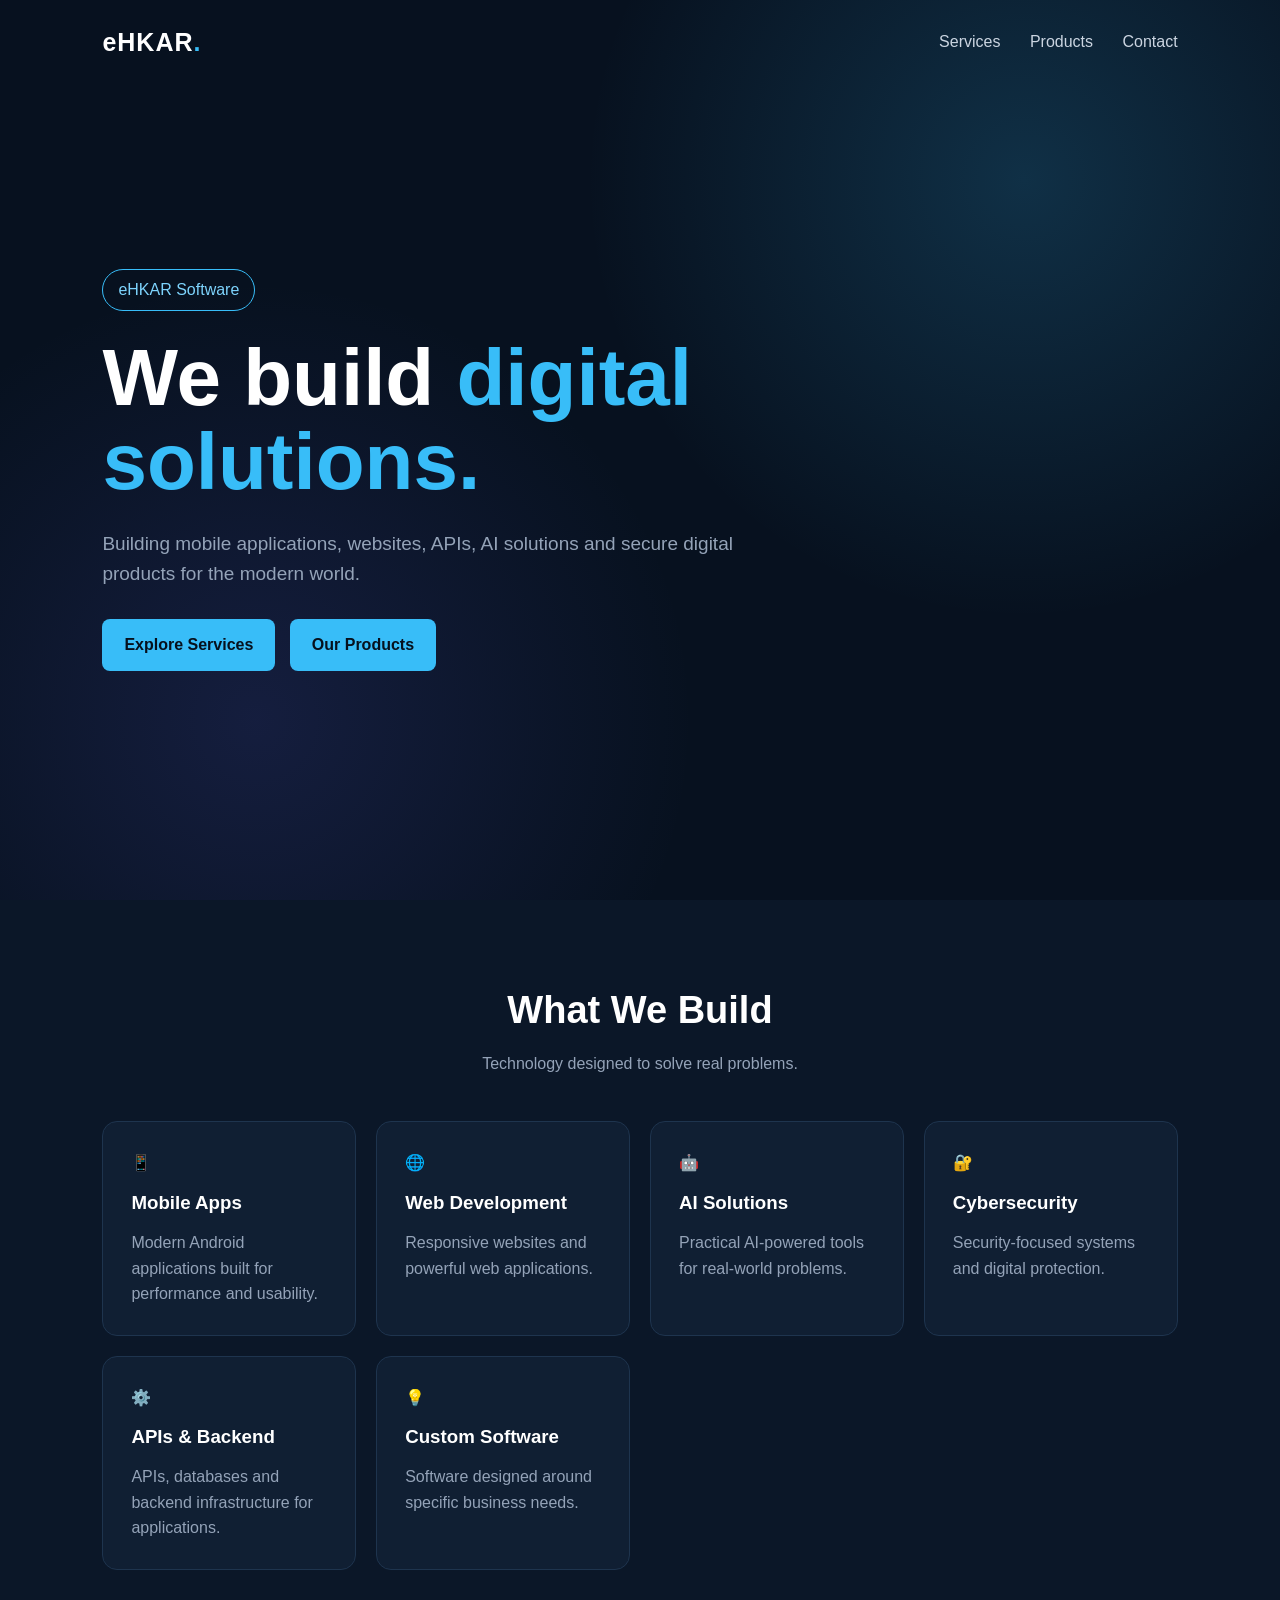
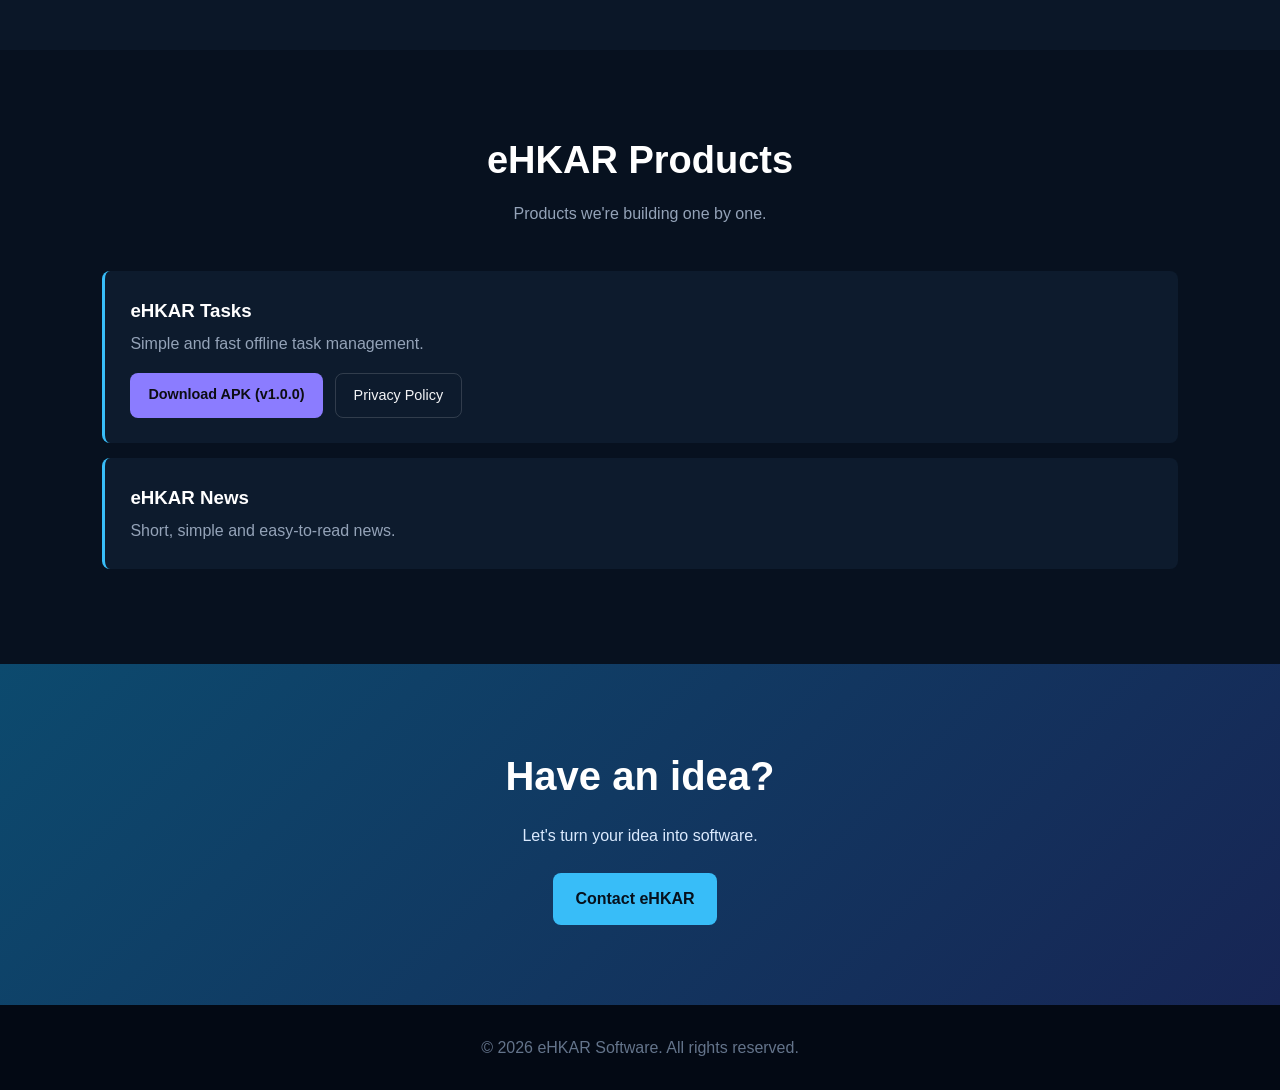
<file: index.html>
<!DOCTYPE html>
<html lang="en">
<head>
    <meta charset="UTF-8">
    <meta name="viewport" content="width=device-width, initial-scale=1.0">
    <title>eHKAR Software | Digital Solution</title>
    <meta name="description" content="eHKAR Software builds mobile applications, websites, APIs, AI solutions and secure digital products.">
<script type="application/ld+json">
{
  "@context": "https://schema.org",
  "@graph": [
    {
      "@type": "Organization",
      "@id": "https://ehkar.com/#organization",
      "name": "eHKAR Software & Digital Solutions",
      "alternateName": "eHKAR",
      "url": "https://ehkar.com/",
      "logo": "https://ehkar.com/ehkarIcon.jpg",
      "sameAs": [
        "https://www.youtube.com/@eHKARSoftware",
        "https://github.com/eHKAR-Software/",
        "https://x.com/eHKARSoftware",
        "https://www.reddit.com/user/ehkarsoftware/",
        "https://www.linkedin.com/company/ehkarsoftware",
        "https://www.facebook.com/eHKARSoftware"
      ]
    },
    {
      "@type": "WebSite",
      "@id": "https://ehkar.com/#website",
      "url": "https://ehkar.com/",
      "name": "eHKAR",
      "alternateName": "eHKAR Software & Digital Solutions",
      "publisher": {
        "@id": "https://ehkar.com/#organization"
      }
    }
  ]
}
</script>

<link rel="stylesheet" href="style.css">
<link rel="icon" type="image/jpeg" href="ehkarIcon.jpg">
    <!-- Google tag (gtag.js) -->
<script async src="https://www.googletagmanager.com/gtag/js?id=G-GV3X1Y6K6D"></script>
<script>
  window.dataLayer = window.dataLayer || [];
  function gtag(){dataLayer.push(arguments);}
  gtag('js', new Date());

  gtag('config', 'G-GV3X1Y6K6D');
</script>
</head>

<body>

<nav>
    <div class="logo">eHKAR<span>.</span></div>

    <div>
        <a href="#services">Services</a>
        <a href="#products">Products</a>
        <a href="#contact">Contact</a>
    </div>
</nav>

<main>
    <section class="hero">
        <div class="hero-content">
            <div class="badge">eHKAR Software</div>

            <h1>
                We build
                <span>digital solutions.</span>
            </h1>

            <p>
                Building mobile applications, websites, APIs,
                AI solutions and secure digital products
                for the modern world.
            </p>

            <a href="#services" class="button">Explore Services</a>
            <a href="#products" class="button">Our Products</a>
        </div>
    </section>

    <section class="services" id="services">
        <div class="title">
            <h2>What We Build</h2>
            <p>Technology designed to solve real problems.</p>
        </div>

        <div class="cards">
            <div class="card">
                <div>📱</div>
                <h3>Mobile Apps</h3>
                <p>Modern Android applications built for performance and usability.</p>
            </div>

            <div class="card">
                <div>🌐</div>
                <h3>Web Development</h3>
                <p>Responsive websites and powerful web applications.</p>
            </div>

            <div class="card">
                <div>🤖</div>
                <h3>AI Solutions</h3>
                <p>Practical AI-powered tools for real-world problems.</p>
            </div>

            <div class="card">
                <div>🔐</div>
                <h3>Cybersecurity</h3>
                <p>Security-focused systems and digital protection.</p>
            </div>

            <div class="card">
                <div>⚙️</div>
                <h3>APIs & Backend</h3>
                <p>APIs, databases and backend infrastructure for applications.</p>
            </div>

            <div class="card">
                <div>💡</div>
                <h3>Custom Software</h3>
                <p>Software designed around specific business needs.</p>
            </div>
        </div>
    </section>

    <section class="products" id="products">
        <div class="title">
            <h2>eHKAR Products</h2>
            <p>Products we're building one by one.</p>
        </div>

        <div class="product">
            <h3>eHKAR Tasks</h3>
            <p>Simple and fast offline task management.</p>
            <div style="margin-top: 16px; display: flex; gap: 12px; flex-wrap: wrap;">
          <a href="https://github.com/eHKAR-Software/ehkar-task/releases/download/v1.0.0/eHKAR-Task-v1.0.0.apk"
             target="_blank"
             rel="noopener noreferrer"
             style="padding: 10px 18px; background: #8b7cff; color: #0c0d12; font-weight: 600; border-radius: 8px; text-decoration: none; font-size: 0.9rem;">
            Download APK (v1.0.0)
          </a>
          <a href="https://ehkar.com/ehkar_task/privacy_policy"
             style="padding: 10px 18px; border: 1px solid rgba(255,255,255,0.15); color: #f3f4f6; border-radius: 8px; text-decoration: none; font-size: 0.9rem;">
            Privacy Policy
          </a>
        </div>
        </div>
        <div class="product">
            <h3>eHKAR News</h3>
            <p>Short, simple and easy-to-read news.</p>
        </div>
    </section>

    <section class="cta" id="contact">
        <h2>Have an idea?</h2>
        <p>Let's turn your idea into software.</p>
        <a href="mailto:contact@ehkar.com" class="button">Contact eHKAR</a>
    </section>
</main>

<footer>
    © 2026 eHKAR Software. All rights reserved.
</footer>

</body>
</html>
</file>
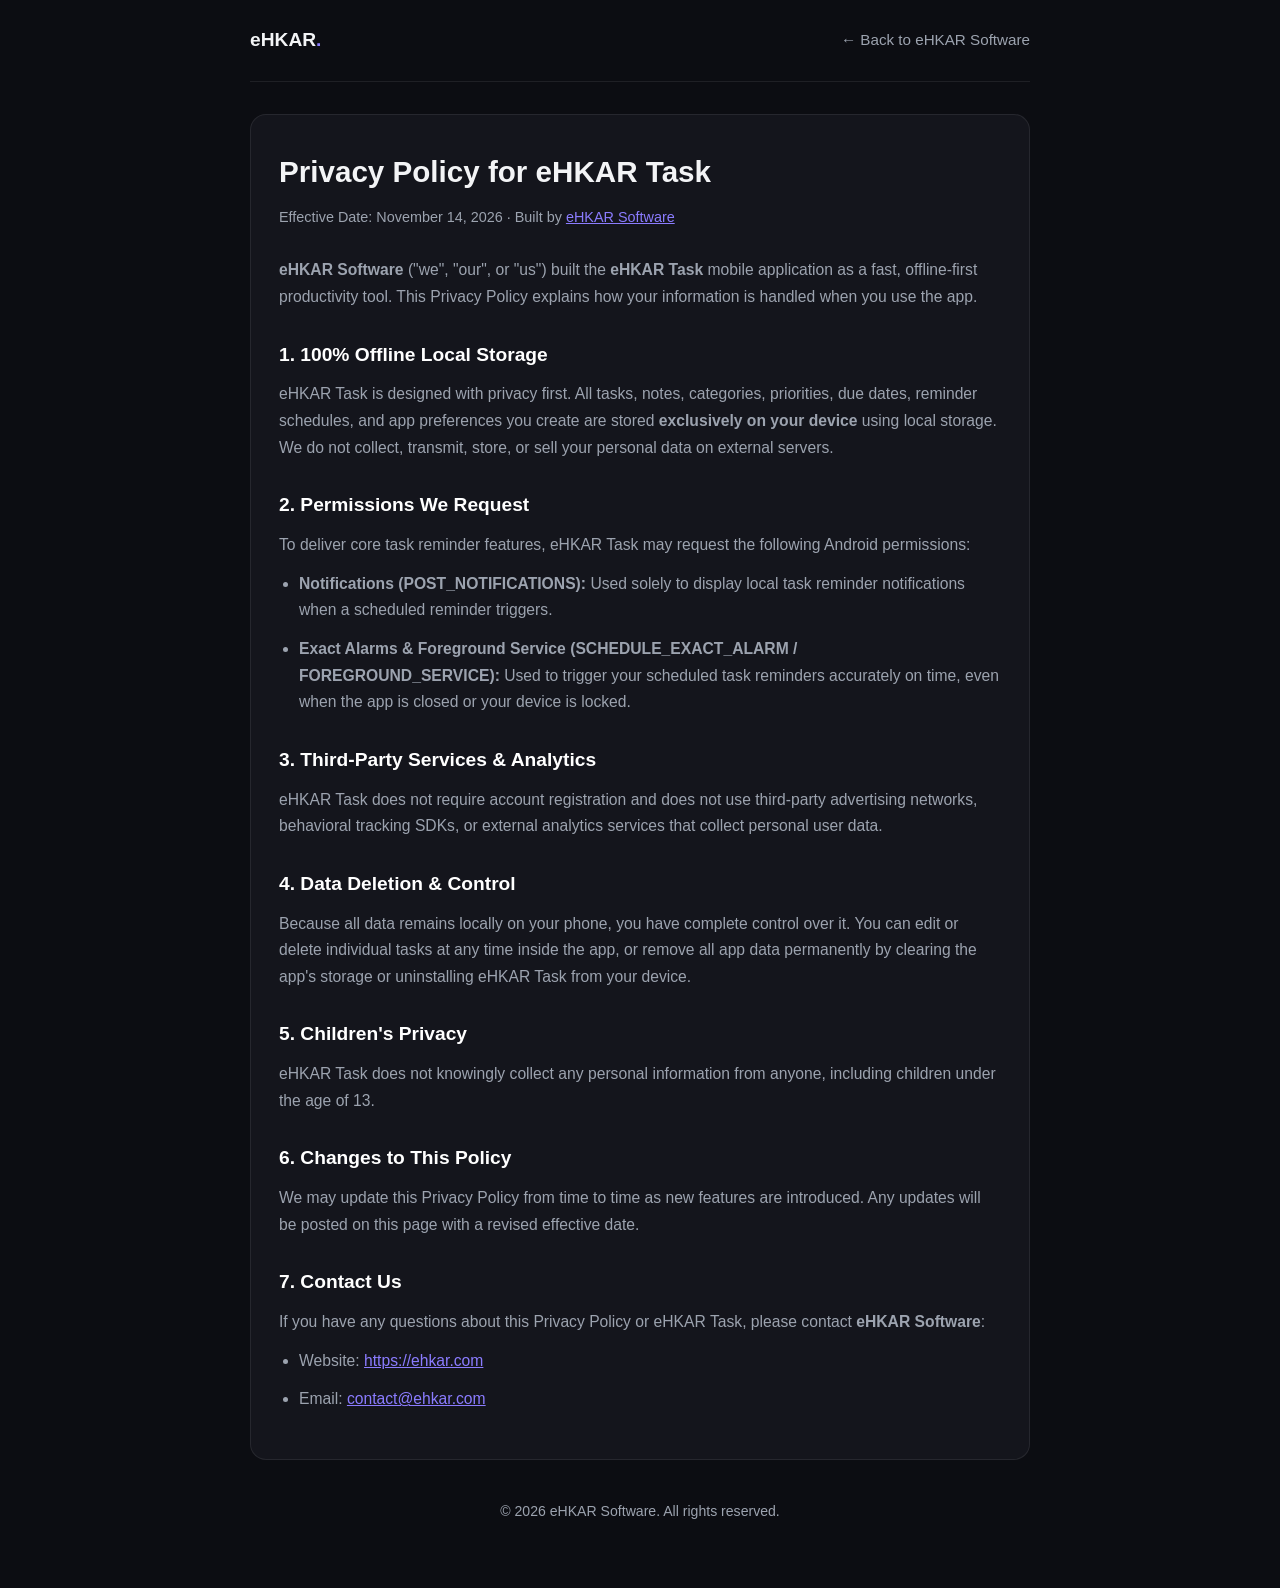
<file: ehkar_task/privacy_policy.html>
<!DOCTYPE html>
<html lang="en">
<head>
  <meta charset="UTF-8" />
  <meta name="viewport" content="width=device-width, initial-scale=1.0" />
  <title>Privacy Policy – eHKAR Task | eHKAR Software</title>
  <meta name="description" content="Official Privacy Policy for eHKAR Task, an offline task management and reminder Android application built by eHKAR Software." />
  <meta name="robots" content="index, follow" />
  <link rel="canonical" href="https://ehkar.com" />

  <!-- Open Graph for Social & SEO -->
  <meta property="og:title" content="Privacy Policy – eHKAR Task | eHKAR Software" />
  <meta property="og:description" content="Learn how eHKAR Task protects your privacy with 100% offline local storage and zero data tracking." />
  <meta property="og:url" content="https://ehkar.com" />
  <meta property="og:site_name" content="eHKAR Software" />
  <meta property="og:type" content="website" />

  <!-- Structured Data (JSON-LD) for Google SEO -->
  <script type="application/ld+json">
  {
    "@context": "https://schema.org",
    "@graph": [
      {
        "@type": "Organization",
        "@id": "https://ehkar.com",
        "name": "eHKAR Software",
        "url": "https://ehkar.com",
        "description": "Building mobile applications, websites, APIs, AI solutions and secure digital products for the modern world.",
        "knowsAbout": [
          "Mobile Apps",
          "Android Development",
          "Web Development",
          "AI Solutions",
          "Cybersecurity",
          "APIs & Backend",
          "Custom Software"
        ],
        "contactPoint": {
          "@type": "ContactPoint",
          "contactType": "customer support",
          "email": "support@ehkar.com",
          "url": "https://ehkar.com"
        }
      },
      {
        "@type": "SoftwareApplication",
        "@id": "https://ehkar.com",
        "name": "eHKAR Task",
        "operatingSystem": "Android",
        "applicationCategory": "ProductivityApplication",
        "offers": {
          "@type": "Offer",
          "price": "0",
          "priceCurrency": "USD"
        },
        "author": {
          "@id": "https://ehkar.com"
        },
        "description": "Simple and fast offline task management and reminder application."
      },
      {
        "@type": "WebPage",
        "@id": "https://ehkar.com#webpage",
        "url": "https://ehkar.com",
        "name": "Privacy Policy – eHKAR Task",
        "isPartOf": {
          "@id": "https://ehkar.com"
        },
        "about": {
          "@id": "https://ehkar.com"
        },
        "dateModified": "2026-11-14"
      }
    ]
  }
  </script>

  <style>
    :root {
      --bg: #0c0d12;
      --card: #14151c;
      --border: rgba(255, 255, 255, 0.08);
      --text: #f3f4f6;
      --muted: #9ca3af;
      --accent: #8b7cff;
    }
    * { box-sizing: border-box; margin: 0; padding: 0; }
    body {
      font-family: -apple-system, BlinkMacSystemFont, "Segoe UI", Roboto, Inter, sans-serif;
      background-color: var(--bg);
      color: var(--text);
      line-height: 1.7;
      padding: 24px 16px 64px;
    }
    .container {
      max-width: 780px;
      margin: 0 auto;
    }
    header {
      display: flex;
      justify-content: space-between;
      align-items: center;
      padding-bottom: 24px;
      border-bottom: 1px solid var(--border);
      margin-bottom: 32px;
    }
    .brand {
      font-weight: 700;
      font-size: 1.2rem;
      color: var(--text);
      text-decoration: none;
    }
    .brand span { color: var(--accent); }
    .back-link {
      color: var(--muted);
      text-decoration: none;
      font-size: 0.95rem;
    }
    .back-link:hover { color: var(--text); }
    .card {
      background: var(--card);
      border: 1px solid var(--border);
      border-radius: 16px;
      padding: 32px 28px;
    }
    h1 {
      font-size: 1.85rem;
      margin-bottom: 8px;
    }
    .updated {
      color: var(--muted);
      font-size: 0.9rem;
      margin-bottom: 28px;
    }
    h2 {
      font-size: 1.2rem;
      margin-top: 28px;
      margin-bottom: 10px;
      color: #ffffff;
    }
    p, li {
      color: var(--muted);
      font-size: 0.98rem;
      margin-bottom: 12px;
    }
    ul {
      padding-left: 20px;
      margin-bottom: 14px;
    }
    a { color: var(--accent); }
    footer {
      text-align: center;
      margin-top: 40px;
      color: var(--muted);
      font-size: 0.88rem;
    }
  </style>
</head>
<body>
  <div class="container">
    <header>
      <a href="https://ehkar.com" class="brand">eHKAR<span>.</span></a>
      <a href="https://ehkar.com" class="back-link">← Back to eHKAR Software</a>
    </header>

    <main class="card">
      <h1>Privacy Policy for eHKAR Task</h1>
      <p class="updated">Effective Date: November 14, 2026 · Built by <a href="https://ehkar.com">eHKAR Software</a></p>

      <p>
        <strong>eHKAR Software</strong> ("we", "our", or "us") built the <strong>eHKAR Task</strong> mobile application
        as a fast, offline-first productivity tool. This Privacy Policy explains how your information is handled when you use the app.
      </p>

      <h2>1. 100% Offline Local Storage</h2>
      <p>
        eHKAR Task is designed with privacy first. All tasks, notes, categories, priorities, due dates, reminder schedules,
        and app preferences you create are stored <strong>exclusively on your device</strong> using local storage.
        We do not collect, transmit, store, or sell your personal data on external servers.
      </p>

      <h2>2. Permissions We Request</h2>
      <p>To deliver core task reminder features, eHKAR Task may request the following Android permissions:</p>
      <ul>
        <li><strong>Notifications (POST_NOTIFICATIONS):</strong> Used solely to display local task reminder notifications when a scheduled reminder triggers.</li>
        <li><strong>Exact Alarms &amp; Foreground Service (SCHEDULE_EXACT_ALARM / FOREGROUND_SERVICE):</strong> Used to trigger your scheduled task reminders accurately on time, even when the app is closed or your device is locked.</li>
      </ul>

      <h2>3. Third-Party Services &amp; Analytics</h2>
      <p>
        eHKAR Task does not require account registration and does not use third-party advertising networks, behavioral tracking SDKs,
        or external analytics services that collect personal user data.
      </p>

      <h2>4. Data Deletion &amp; Control</h2>
      <p>
        Because all data remains locally on your phone, you have complete control over it. You can edit or delete individual tasks
        at any time inside the app, or remove all app data permanently by clearing the app's storage or uninstalling eHKAR Task from your device.
      </p>

      <h2>5. Children's Privacy</h2>
      <p>
        eHKAR Task does not knowingly collect any personal information from anyone, including children under the age of 13.
      </p>

      <h2>6. Changes to This Policy</h2>
      <p>
        We may update this Privacy Policy from time to time as new features are introduced. Any updates will be posted on this page
        with a revised effective date.
      </p>

      <h2>7. Contact Us</h2>
      <p>
        If you have any questions about this Privacy Policy or eHKAR Task, please contact <strong>eHKAR Software</strong>:
      </p>
      <ul>
        <li>Website: <a href="https://ehkar.com">https://ehkar.com</a></li>
        <li>Email: <a href="mailto:contact@ehkar.com">contact@ehkar.com</a></li>
      </ul>
    </main>

    <footer>
      © 2026 eHKAR Software. All rights reserved.
    </footer>
  </div>
</body>
</html>
</file>
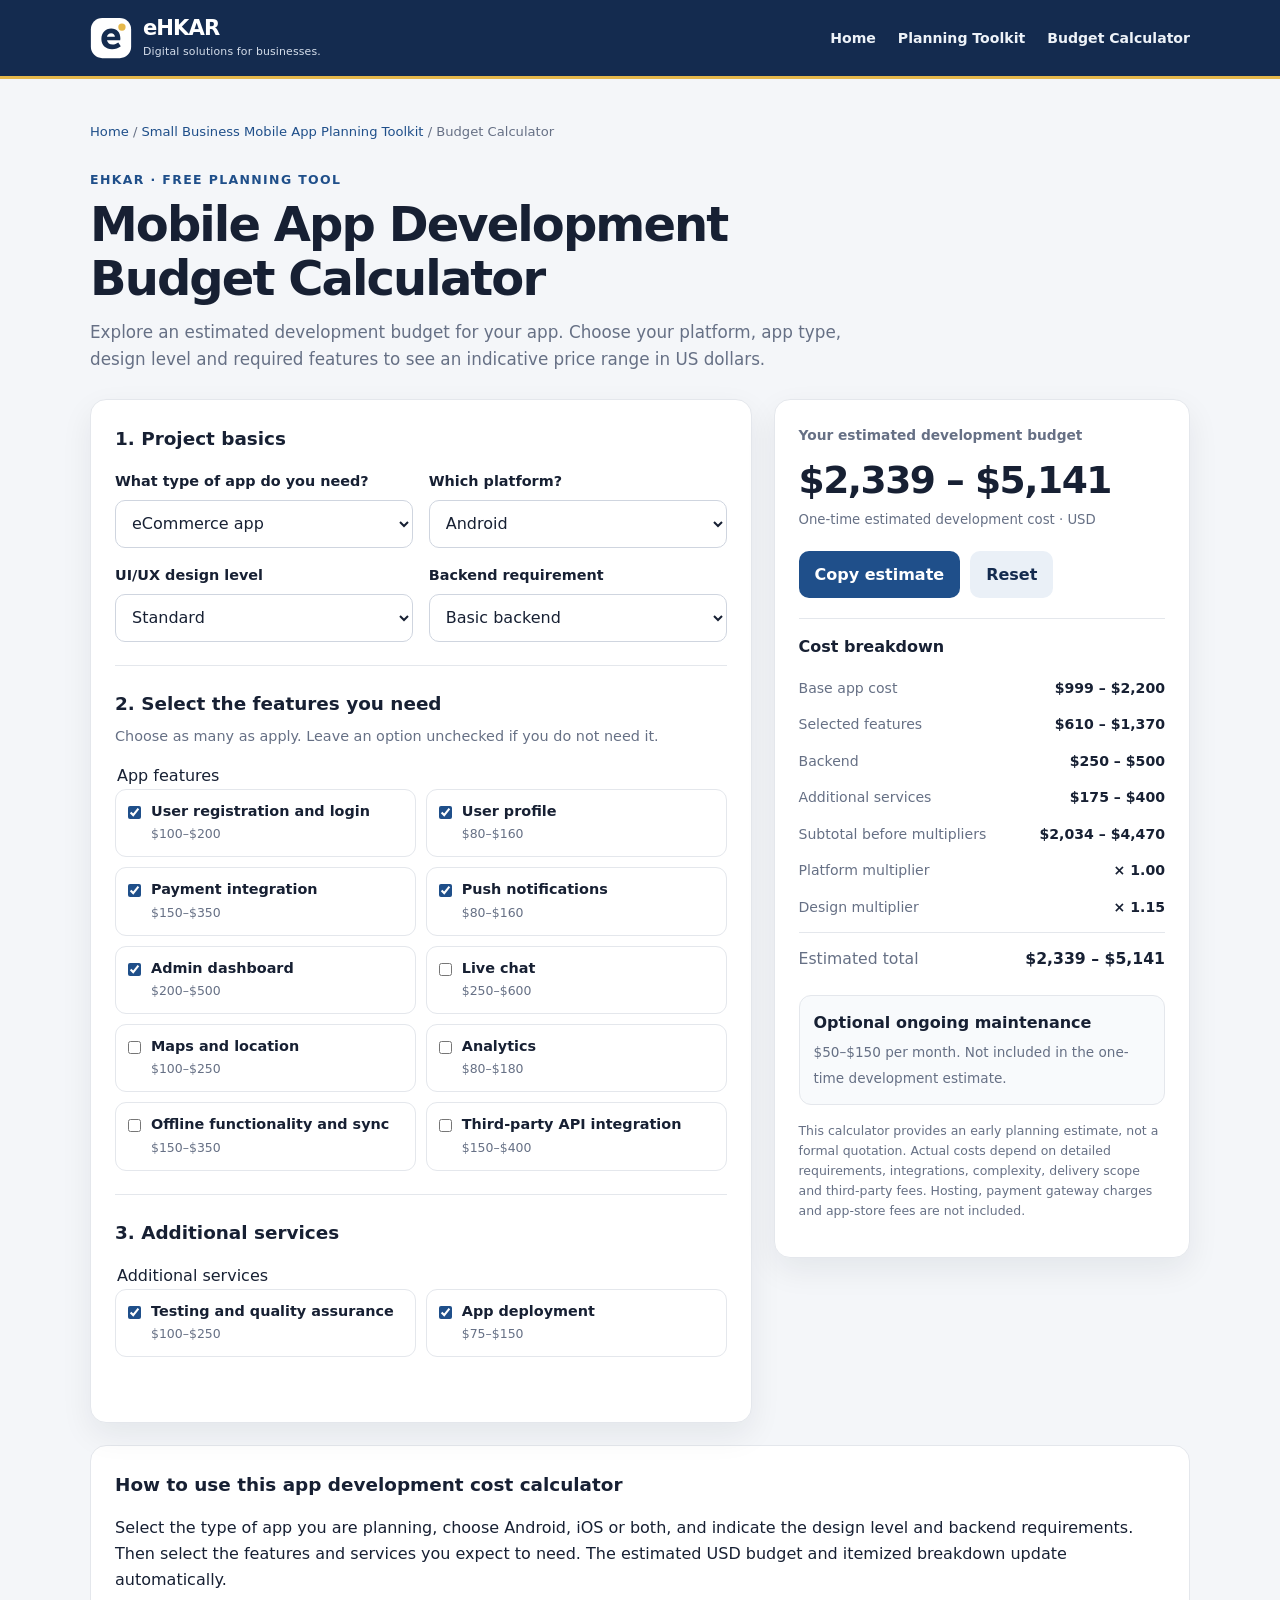
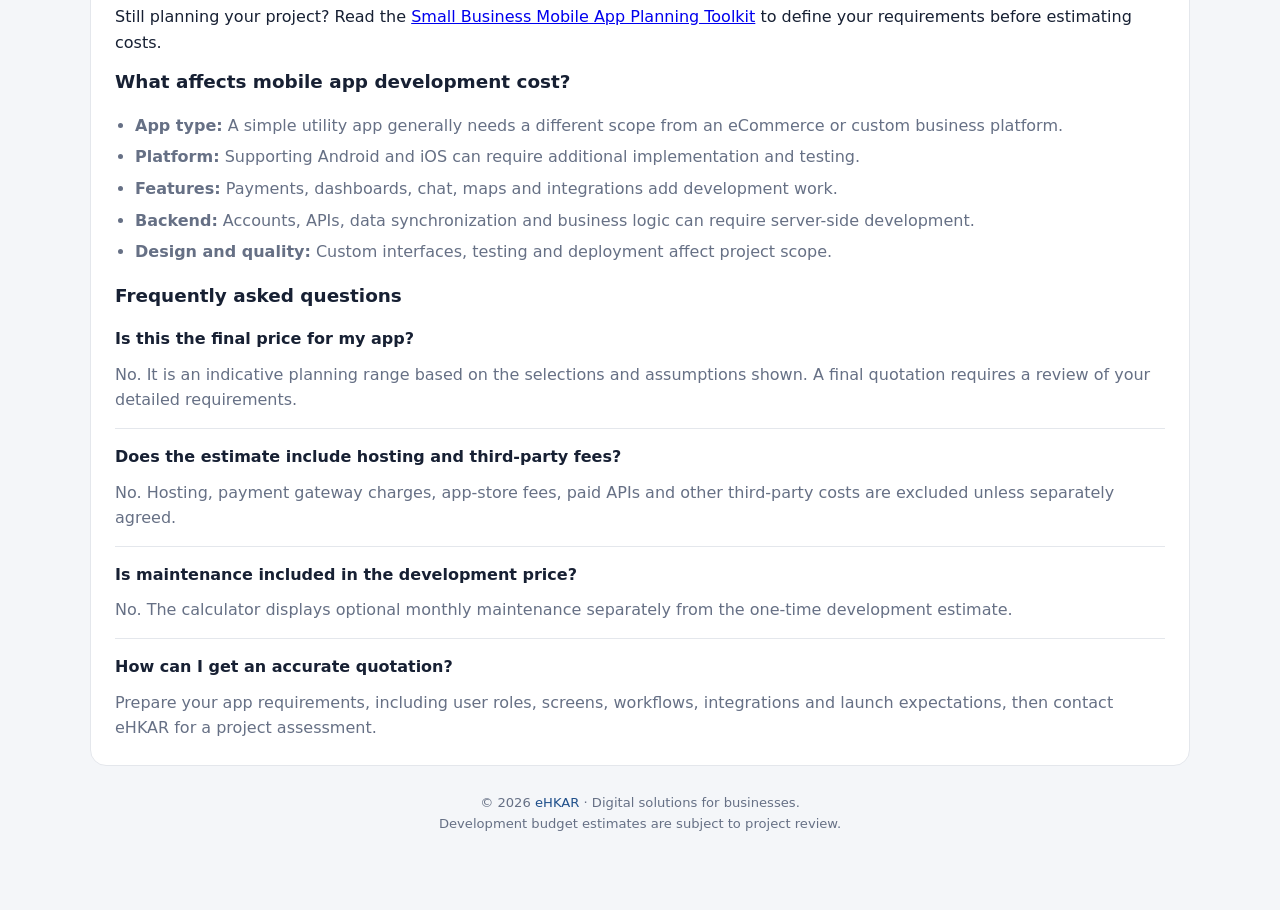
<file: resources/development-budget-calculator.html>
<!DOCTYPE html>
<html lang="en">
<head>
  <meta charset="UTF-8">
  <meta name="viewport" content="width=device-width, initial-scale=1">
  <meta name="theme-color" content="#142b4f">
  <meta name="author" content="eHKAR">
  <meta property="og:site_name" content="eHKAR">
  <meta name="description" content="Estimate your mobile app development budget with the eHKAR calculator. Choose your app type, platform, design level, features and backend requirements to see an estimated USD price range.">
  <meta name="robots" content="index,follow">
  <link rel="canonical" href="https://ehkar.com/resources/development-budget-calculator/">
  <meta property="og:type" content="website">
  <meta property="og:title" content="Mobile App Development Budget Calculator | eHKAR">
  <meta property="og:description" content="Build a project estimate by selecting your app type, platform, features and services.">
  <meta property="og:url" content="https://ehkar.com/resources/development-budget-calculator/">
  <title>Mobile App Development Budget Calculator | eHKAR</title>
  <script type="application/ld+json">
  {
    "@context": "https://schema.org",
    "@graph": [
      {
        "@type": "Organization",
        "@id": "https://ehkar.com/#organization",
        "name": "eHKAR",
        "url": "https://ehkar.com/"
      },
      {
        "@type": "WebSite",
        "@id": "https://ehkar.com/#website",
        "url": "https://ehkar.com/",
        "name": "eHKAR",
        "publisher": { "@id": "https://ehkar.com/#organization" }
      },
      {
        "@type": "WebPage",
        "@id": "https://ehkar.com/resources/development-budget-calculator/#webpage",
        "url": "https://ehkar.com/resources/development-budget-calculator/",
        "name": "Mobile App Development Budget Calculator | eHKAR",
        "description": "Estimate a mobile app development budget by choosing the app type, platform, design level, features and backend requirements.",
        "isPartOf": { "@id": "https://ehkar.com/#website" },
        "publisher": { "@id": "https://ehkar.com/#organization" },
        "breadcrumb": { "@id": "https://ehkar.com/resources/development-budget-calculator/#breadcrumb" },
        "mainEntity": { "@id": "https://ehkar.com/resources/development-budget-calculator/#calculator" }
      },
      {
        "@type": "WebApplication",
        "@id": "https://ehkar.com/resources/development-budget-calculator/#calculator",
        "name": "eHKAR Mobile App Development Budget Calculator",
        "url": "https://ehkar.com/resources/development-budget-calculator/",
        "applicationCategory": "BusinessApplication",
        "operatingSystem": "Any",
        "browserRequirements": "Requires JavaScript enabled in a modern web browser.",
        "isAccessibleForFree": true,
        "description": "An interactive planning tool that estimates mobile app development costs from project type, platform, design, features and backend choices.",
        "publisher": { "@id": "https://ehkar.com/#organization" }
      },
      {
        "@type": "BreadcrumbList",
        "@id": "https://ehkar.com/resources/development-budget-calculator/#breadcrumb",
        "itemListElement": [
          {
            "@type": "ListItem",
            "position": 1,
            "name": "Home",
            "item": "https://ehkar.com/"
          },
          {
            "@type": "ListItem",
            "position": 2,
            "name": "Small Business Mobile App Planning Toolkit",
            "item": "https://ehkar.com/resources/small-business-mobile-app-planning-toolkit/"
          },
          {
            "@type": "ListItem",
            "position": 3,
            "name": "Mobile App Development Budget Calculator",
            "item": "https://ehkar.com/resources/development-budget-calculator/"
          }
        ]
      }
    ]
  }
  </script>
  <link rel="stylesheet" href="mobile-calculator.css">
      <!-- Google tag (gtag.js) -->
  <script async src="https://www.googletagmanager.com/gtag/js?id=G-GV3X1Y6K6D"></script>
  <script>
    window.dataLayer = window.dataLayer || [];
    function gtag(){dataLayer.push(arguments);}
    gtag('js', new Date());

    gtag('config', 'G-GV3X1Y6K6D');
  </script>
</head>

<body>
  <header class="site-header">
    <div class="nav-inner">
      <a class="brand-link" href="https://ehkar.com/" aria-label="eHKAR home">
        <svg class="brand-mark" viewBox="0 0 48 48" role="img" aria-labelledby="brandTitle">
          <title id="brandTitle">eHKAR brand mark</title>
          <rect x="1" y="1" width="46" height="46" rx="13" fill="#ffffff"/>
          <path d="M13 25.2c0-7.2 4.6-12.1 11.2-12.1 6.5 0 10.5 4.5 10.5 11.2 0 .8-.1 1.6-.2 2.3H19.4c.7 3.2 3 4.9 6.3 4.9 2.5 0 4.6-.8 6.6-2.3l2.9 4.2c-2.7 2.2-6.1 3.5-10 3.5-7.2 0-12.2-4.7-12.2-11.7zm6.4-2.7h9.1c-.3-2.5-1.8-4-4.4-4-2.4 0-4.1 1.4-4.7 4z" fill="#142b4f"/>
          <circle cx="36.5" cy="11.5" r="4.2" fill="#e5b84b"/>
        </svg>
        <span>
          <span class="brand-name">eHKAR</span>
          <span class="brand-tagline">Digital solutions for businesses.</span>
        </span>
      </a>
      <nav class="site-nav" aria-label="Main navigation">
        <a href="https://ehkar.com/">Home</a>
        <a href="https://ehkar.com/resources/small-business-mobile-app-planning-toolkit">Planning Toolkit</a>
        <a href="#budgetForm">Budget Calculator</a>
      </nav>
    </div>
  </header>
  <main class="page">
    <nav class="breadcrumb" aria-label="Breadcrumb">
      <a href="https://ehkar.com/">Home</a> / 
      <a href="https://ehkar.com/resources/small-business-mobile-app-planning-toolkit">Small Business Mobile App Planning Toolkit</a> /
      <span aria-current="page">Budget Calculator</span>
    </nav>
    <header class="intro">
      <p class="eyebrow">eHKAR · Free planning tool</p>
      <h1>Mobile App Development Budget Calculator</h1>
      <p class="lead">Explore an estimated development budget for your app. Choose your platform, app type, design level and required features to see an indicative price range in US dollars.</p>
    </header>

    <div class="layout">
      <form class="panel" id="budgetForm">
        <section class="section">
          <h2>1. Project basics</h2>
          <div class="field-grid">
            <div class="field">
              <label for="appType">What type of app do you need?</label>
              <select id="appType" name="appType">
                <option value="basic">Basic app</option>
                <option value="business">Business app</option>
                <option value="ecommerce" selected>eCommerce app</option>
                <option value="booking">Booking app</option>
                <option value="custom">Custom app</option>
              </select>
            </div>
            <div class="field">
              <label for="platform">Which platform?</label>
              <select id="platform" name="platform">
                <option value="android" selected>Android</option>
                <option value="ios">iOS</option>
                <option value="both">Android + iOS</option>
              </select>
            </div>
            <div class="field">
              <label for="design">UI/UX design level</label>
              <select id="design" name="design">
                <option value="basic">Basic</option>
                <option value="standard" selected>Standard</option>
                <option value="premium">Premium</option>
              </select>
            </div>
            <div class="field">
              <label for="backend">Backend requirement</label>
              <select id="backend" name="backend">
                <option value="none">No backend</option>
                <option value="basic" selected>Basic backend</option>
                <option value="advanced">Advanced backend</option>
              </select>
            </div>
          </div>
        </section>

        <section class="section">
          <h2>2. Select the features you need</h2>
          <p class="section-help">Choose as many as apply. Leave an option unchecked if you do not need it.</p>
          <fieldset>
            <legend class="sr-only">App features</legend>
            <div class="option-list">
              <label class="option"><input type="checkbox" name="feature" value="login" checked><span><strong>User registration and login</strong><small>$100–$200</small></span></label>
              <label class="option"><input type="checkbox" name="feature" value="profile" checked><span><strong>User profile</strong><small>$80–$160</small></span></label>
              <label class="option"><input type="checkbox" name="feature" value="payment" checked><span><strong>Payment integration</strong><small>$150–$350</small></span></label>
              <label class="option"><input type="checkbox" name="feature" value="notifications" checked><span><strong>Push notifications</strong><small>$80–$160</small></span></label>
              <label class="option"><input type="checkbox" name="feature" value="admin" checked><span><strong>Admin dashboard</strong><small>$200–$500</small></span></label>
              <label class="option"><input type="checkbox" name="feature" value="chat"><span><strong>Live chat</strong><small>$250–$600</small></span></label>
              <label class="option"><input type="checkbox" name="feature" value="maps"><span><strong>Maps and location</strong><small>$100–$250</small></span></label>
              <label class="option"><input type="checkbox" name="feature" value="analytics"><span><strong>Analytics</strong><small>$80–$180</small></span></label>
              <label class="option"><input type="checkbox" name="feature" value="offline"><span><strong>Offline functionality and sync</strong><small>$150–$350</small></span></label>
              <label class="option"><input type="checkbox" name="feature" value="api"><span><strong>Third-party API integration</strong><small>$150–$400</small></span></label>
            </div>
          </fieldset>
        </section>

        <section class="section">
          <h2>3. Additional services</h2>
          <fieldset>
            <legend class="sr-only">Additional services</legend>
            <div class="option-list">
              <label class="option"><input type="checkbox" name="service" value="testing" checked><span><strong>Testing and quality assurance</strong><small>$100–$250</small></span></label>
              <label class="option"><input type="checkbox" name="service" value="deployment" checked><span><strong>App deployment</strong><small>$75–$150</small></span></label>
            </div>
          </fieldset>
        </section>
        <p class="error" id="errorMessage" role="alert" aria-live="polite"></p>
      </form>

      <aside class="panel result-panel" aria-live="polite">
        <p class="result-label">Your estimated development budget</p>
        <div class="estimate" id="estimate">$2,339 – $5,141</div>
        <p class="estimate-note">One-time estimated development cost · USD</p>

        <div class="result-actions">
          <button class="primary" type="button" id="copyButton">Copy estimate</button>
          <button class="secondary" type="button" id="resetButton">Reset</button>
        </div>

        <div class="breakdown">
          <h3>Cost breakdown</h3>
          <div class="breakdown-row"><span>Base app cost</span><strong id="baseCost">$999 – $2,200</strong></div>
          <div class="breakdown-row"><span>Selected features</span><strong id="featureCost">$610 – $1,370</strong></div>
          <div class="breakdown-row"><span>Backend</span><strong id="backendCost">$250 – $500</strong></div>
          <div class="breakdown-row"><span>Additional services</span><strong id="serviceCost">$175 – $400</strong></div>
          <div class="breakdown-row"><span>Subtotal before multipliers</span><strong id="subtotal">$2,034 – $4,470</strong></div>
          <div class="breakdown-row"><span>Platform multiplier</span><strong id="platformMultiplier">× 1.00</strong></div>
          <div class="breakdown-row"><span>Design multiplier</span><strong id="designMultiplier">× 1.15</strong></div>
          <div class="breakdown-row total"><span>Estimated total</span><strong id="totalBreakdown">$2,339 – $5,141</strong></div>
        </div>

        <div class="maintenance">
          <strong>Optional ongoing maintenance</strong>
          <span>$50–$150 per month. Not included in the one-time development estimate.</span>
        </div>
        <p class="disclaimer">This calculator provides an early planning estimate, not a formal quotation. Actual costs depend on detailed requirements, integrations, complexity, delivery scope and third-party fees. Hosting, payment gateway charges and app-store fees are not included.</p>
      </aside>
    </div>

    <section class="content">
      <h2>How to use this app development cost calculator</h2>
      <p>Select the type of app you are planning, choose Android, iOS or both, and indicate the design level and backend requirements. Then select the features and services you expect to need. The estimated USD budget and itemized breakdown update automatically.</p>
      <p>Still planning your project? Read the <a href="https://ehkar.com/resources/small-business-mobile-app-planning-toolkit">Small Business Mobile App Planning Toolkit</a> to define your requirements before estimating costs.</p>
      <h2>What affects mobile app development cost?</h2>
      <ul>
        <li><strong>App type:</strong> A simple utility app generally needs a different scope from an eCommerce or custom business platform.</li>
        <li><strong>Platform:</strong> Supporting Android and iOS can require additional implementation and testing.</li>
        <li><strong>Features:</strong> Payments, dashboards, chat, maps and integrations add development work.</li>
        <li><strong>Backend:</strong> Accounts, APIs, data synchronization and business logic can require server-side development.</li>
        <li><strong>Design and quality:</strong> Custom interfaces, testing and deployment affect project scope.</li>
      </ul>
      <h2>Frequently asked questions</h2>
      <div class="faq-item">
        <h3>Is this the final price for my app?</h3>
        <p>No. It is an indicative planning range based on the selections and assumptions shown. A final quotation requires a review of your detailed requirements.</p>
      </div>
      <div class="faq-item">
        <h3>Does the estimate include hosting and third-party fees?</h3>
        <p>No. Hosting, payment gateway charges, app-store fees, paid APIs and other third-party costs are excluded unless separately agreed.</p>
      </div>
      <div class="faq-item">
        <h3>Is maintenance included in the development price?</h3>
        <p>No. The calculator displays optional monthly maintenance separately from the one-time development estimate.</p>
      </div>
      <div class="faq-item">
        <h3>How can I get an accurate quotation?</h3>
        <p>Prepare your app requirements, including user roles, screens, workflows, integrations and launch expectations, then contact eHKAR for a project assessment.</p>
      </div>
    </section>

    <p class="footer">© <span id="year"></span> <a href="https://ehkar.com/">eHKAR</a> · Digital solutions for businesses.<br>Development budget estimates are subject to project review.</p>
  </main>

  <script>
    "use strict";

    // eHKAR's initial, editable pricing assumptions.
    const PRICING = {
      baseCosts: {
        basic: { label: "Basic app", min: 450, max: 750 },
        business: { label: "Business app", min: 750, max: 1300 },
        ecommerce: { label: "eCommerce app", min: 999, max: 2200 },
        booking: { label: "Booking app", min: 1200, max: 2500 },
        custom: { label: "Custom app", min: 2000, max: 5000 }
      },
      platforms: {
        android: { label: "Android", multiplier: 1.00 },
        ios: { label: "iOS", multiplier: 1.00 },
        both: { label: "Android + iOS", multiplier: 1.65 }
      },
      designLevels: {
        basic: { label: "Basic", multiplier: 1.00 },
        standard: { label: "Standard", multiplier: 1.15 },
        premium: { label: "Premium", multiplier: 1.30 }
      },
      features: {
        login: { label: "User registration and login", min: 100, max: 200 },
        profile: { label: "User profile", min: 80, max: 160 },
        payment: { label: "Payment integration", min: 150, max: 350 },
        notifications: { label: "Push notifications", min: 80, max: 160 },
        admin: { label: "Admin dashboard", min: 200, max: 500 },
        chat: { label: "Live chat", min: 250, max: 600 },
        maps: { label: "Maps and location", min: 100, max: 250 },
        analytics: { label: "Analytics", min: 80, max: 180 },
        offline: { label: "Offline functionality and sync", min: 150, max: 350 },
        api: { label: "Third-party API integration", min: 150, max: 400 }
      },
      backend: {
        none: { label: "No backend", min: 0, max: 0 },
        basic: { label: "Basic backend", min: 250, max: 500 },
        advanced: { label: "Advanced backend", min: 700, max: 1500 }
      },
      services: {
        testing: { label: "Testing and quality assurance", min: 100, max: 250 },
        deployment: { label: "App deployment", min: 75, max: 150 }
      },
      maintenance: { min: 50, max: 150, period: "month" }
    };

    const form = document.getElementById("budgetForm");
    const currency = new Intl.NumberFormat("en-US", {
      style: "currency",
      currency: "USD",
      maximumFractionDigits: 0
    });

    function formatUSD(value) {
      return currency.format(value);
    }

    function formatRange(min, max) {
      return `${formatUSD(min)} – ${formatUSD(max)}`;
    }

    function getSelections() {
      return {
        appType: document.getElementById("appType").value,
        platform: document.getElementById("platform").value,
        design: document.getElementById("design").value,
        backend: document.getElementById("backend").value,
        features: Array.from(form.querySelectorAll('input[name="feature"]:checked'))
          .map(input => input.value),
        services: Array.from(form.querySelectorAll('input[name="service"]:checked'))
          .map(input => input.value)
      };
    }

    function calculateBudget(selections) {
      const base = PRICING.baseCosts[selections.appType];
      const platform = PRICING.platforms[selections.platform];
      const design = PRICING.designLevels[selections.design];
      const backend = PRICING.backend[selections.backend];

      if (!base || !platform || !design || !backend) {
        throw new Error("Please choose valid project options.");
      }
      if (!Array.isArray(selections.features) ||
          !Array.isArray(selections.services)) {
        throw new Error("Invalid feature or service selection.");
      }

      const featureTotal = { min: 0, max: 0 };
      for (const key of selections.features) {
        const item = PRICING.features[key];
        if (!item) throw new Error("An invalid feature was selected.");
        featureTotal.min += item.min;
        featureTotal.max += item.max;
      }

      const serviceTotal = { min: 0, max: 0 };
      for (const key of selections.services) {
        const item = PRICING.services[key];
        if (!item) throw new Error("An invalid service was selected.");
        serviceTotal.min += item.min;
        serviceTotal.max += item.max;
      }

      const subtotalMin = base.min + featureTotal.min + backend.min + serviceTotal.min;
      const subtotalMax = base.max + featureTotal.max + backend.max + serviceTotal.max;

      // The approved version applies both multipliers to the full subtotal.
      const multiplier = platform.multiplier * design.multiplier;
      const totalMin = Math.round(subtotalMin * multiplier);
      const totalMax = Math.round(subtotalMax * multiplier);

      return {
        base, featureTotal, backend, serviceTotal,
        subtotalMin, subtotalMax,
        platform, design,
        totalMin, totalMax
      };
    }

    function updateText(id, value) {
      document.getElementById(id).textContent = value;
    }

    function renderEstimate() {
      const error = document.getElementById("errorMessage");
      try {
        const result = calculateBudget(getSelections());
        error.textContent = "";

        updateText("estimate", formatRange(result.totalMin, result.totalMax));
        updateText("baseCost", formatRange(result.base.min, result.base.max));
        updateText("featureCost", formatRange(result.featureTotal.min, result.featureTotal.max));
        updateText("backendCost", formatRange(result.backend.min, result.backend.max));
        updateText("serviceCost", formatRange(result.serviceTotal.min, result.serviceTotal.max));
        updateText("subtotal", formatRange(result.subtotalMin, result.subtotalMax));
        updateText("platformMultiplier", `× ${result.platform.multiplier.toFixed(2)}`);
        updateText("designMultiplier", `× ${result.design.multiplier.toFixed(2)}`);
        updateText("totalBreakdown", formatRange(result.totalMin, result.totalMax));
      } catch (err) {
        error.textContent = err.message || "Unable to calculate the estimate.";
      }
    }

    form.addEventListener("change", renderEstimate);

    document.getElementById("resetButton").addEventListener("click", () => {
      form.reset();
      renderEstimate();
    });

    document.getElementById("copyButton").addEventListener("click", async () => {
      const result = calculateBudget(getSelections());
      const summary = [
        "eHKAR Mobile App Development Budget Estimate",
        `Estimated development budget: ${formatRange(result.totalMin, result.totalMax)}`,
        `Base app: ${formatRange(result.base.min, result.base.max)}`,
        `Features: ${formatRange(result.featureTotal.min, result.featureTotal.max)}`,
        `Backend: ${formatRange(result.backend.min, result.backend.max)}`,
        `Additional services: ${formatRange(result.serviceTotal.min, result.serviceTotal.max)}`,
        `Platform: ${result.platform.label} (× ${result.platform.multiplier.toFixed(2)})`,
        `Design: ${result.design.label} (× ${result.design.multiplier.toFixed(2)})`,
        "Optional maintenance: $50–$150/month (not included)",
        "This is an indicative estimate, not a formal quotation."
      ].join("\n");

      const button = document.getElementById("copyButton");
      try {
        await navigator.clipboard.writeText(summary);
        button.textContent = "Copied!";
        window.setTimeout(() => { button.textContent = "Copy estimate"; }, 1800);
      } catch (err) {
        button.textContent = "Copy unavailable";
        window.setTimeout(() => { button.textContent = "Copy estimate"; }, 1800);
      }
    });

    document.getElementById("year").textContent = new Date().getFullYear();

    // Initial calculation.
    renderEstimate();
  </script>
</body>
</html>
</file>
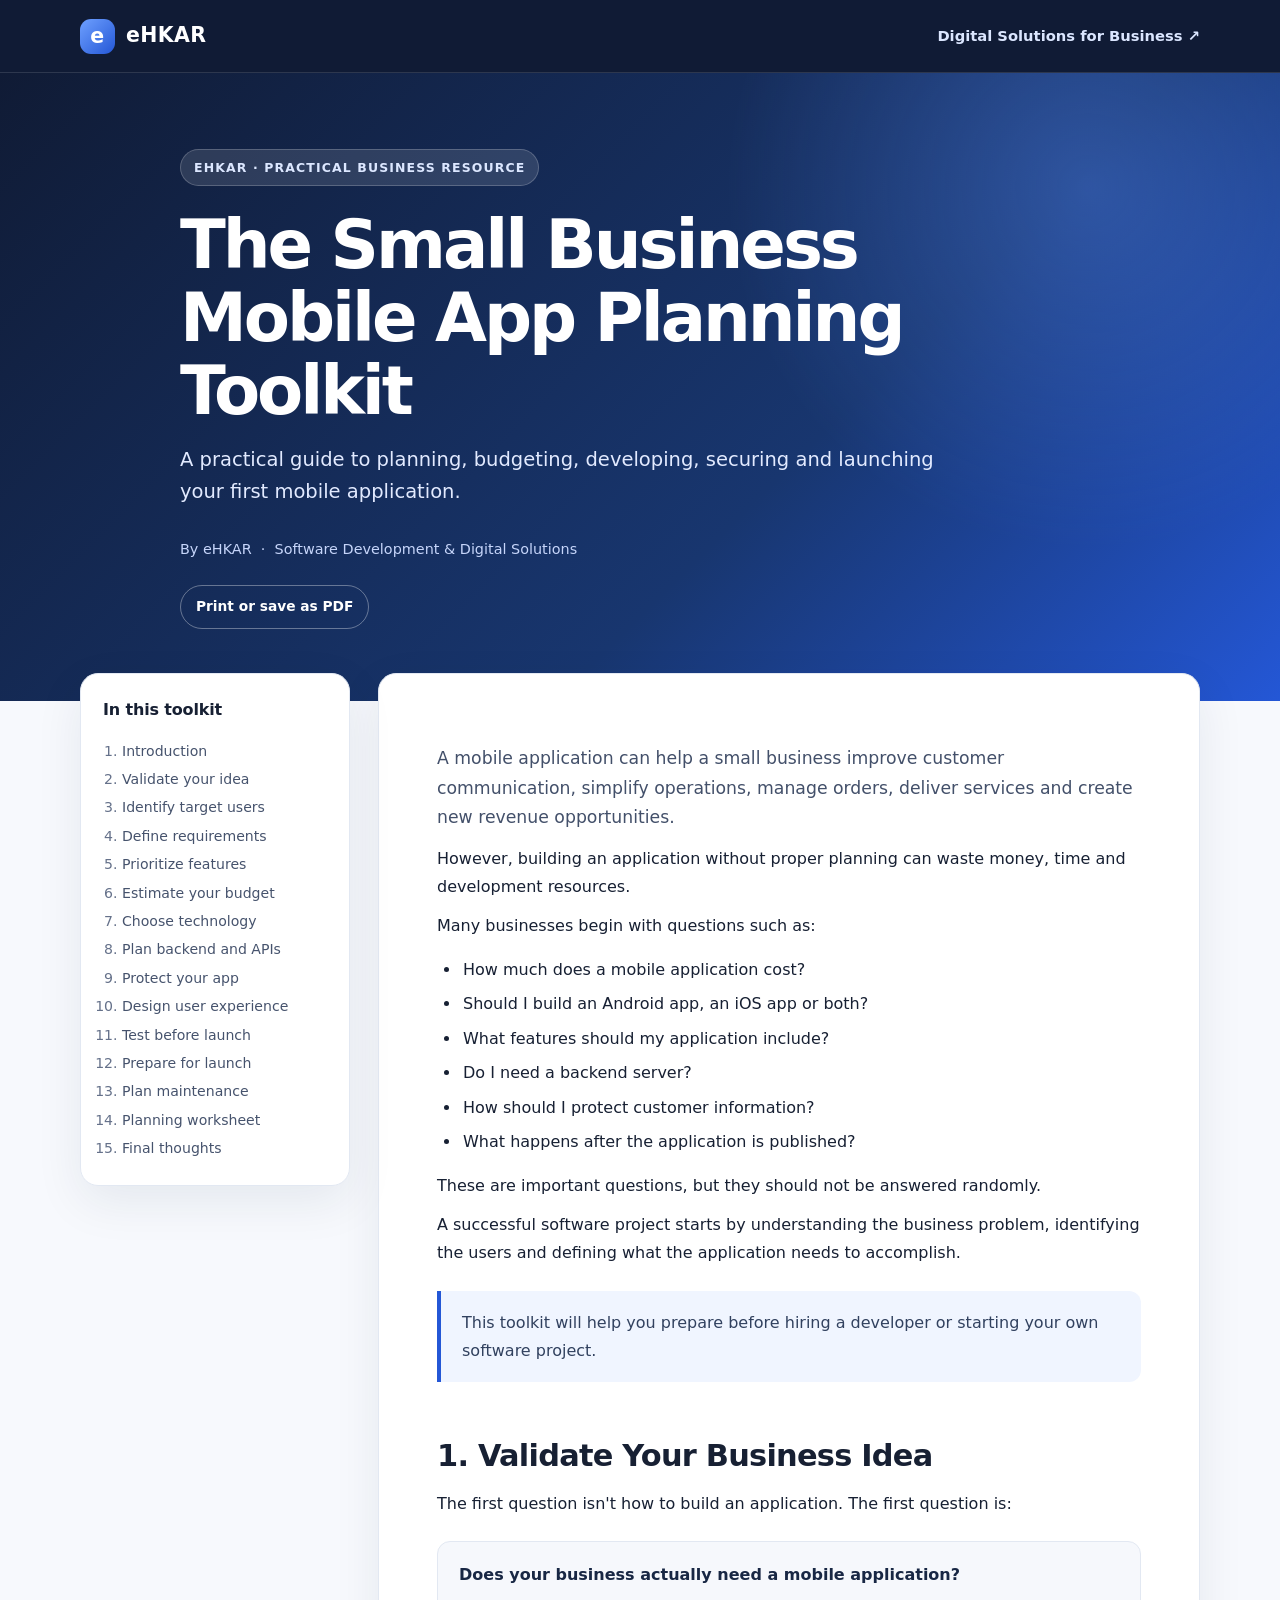
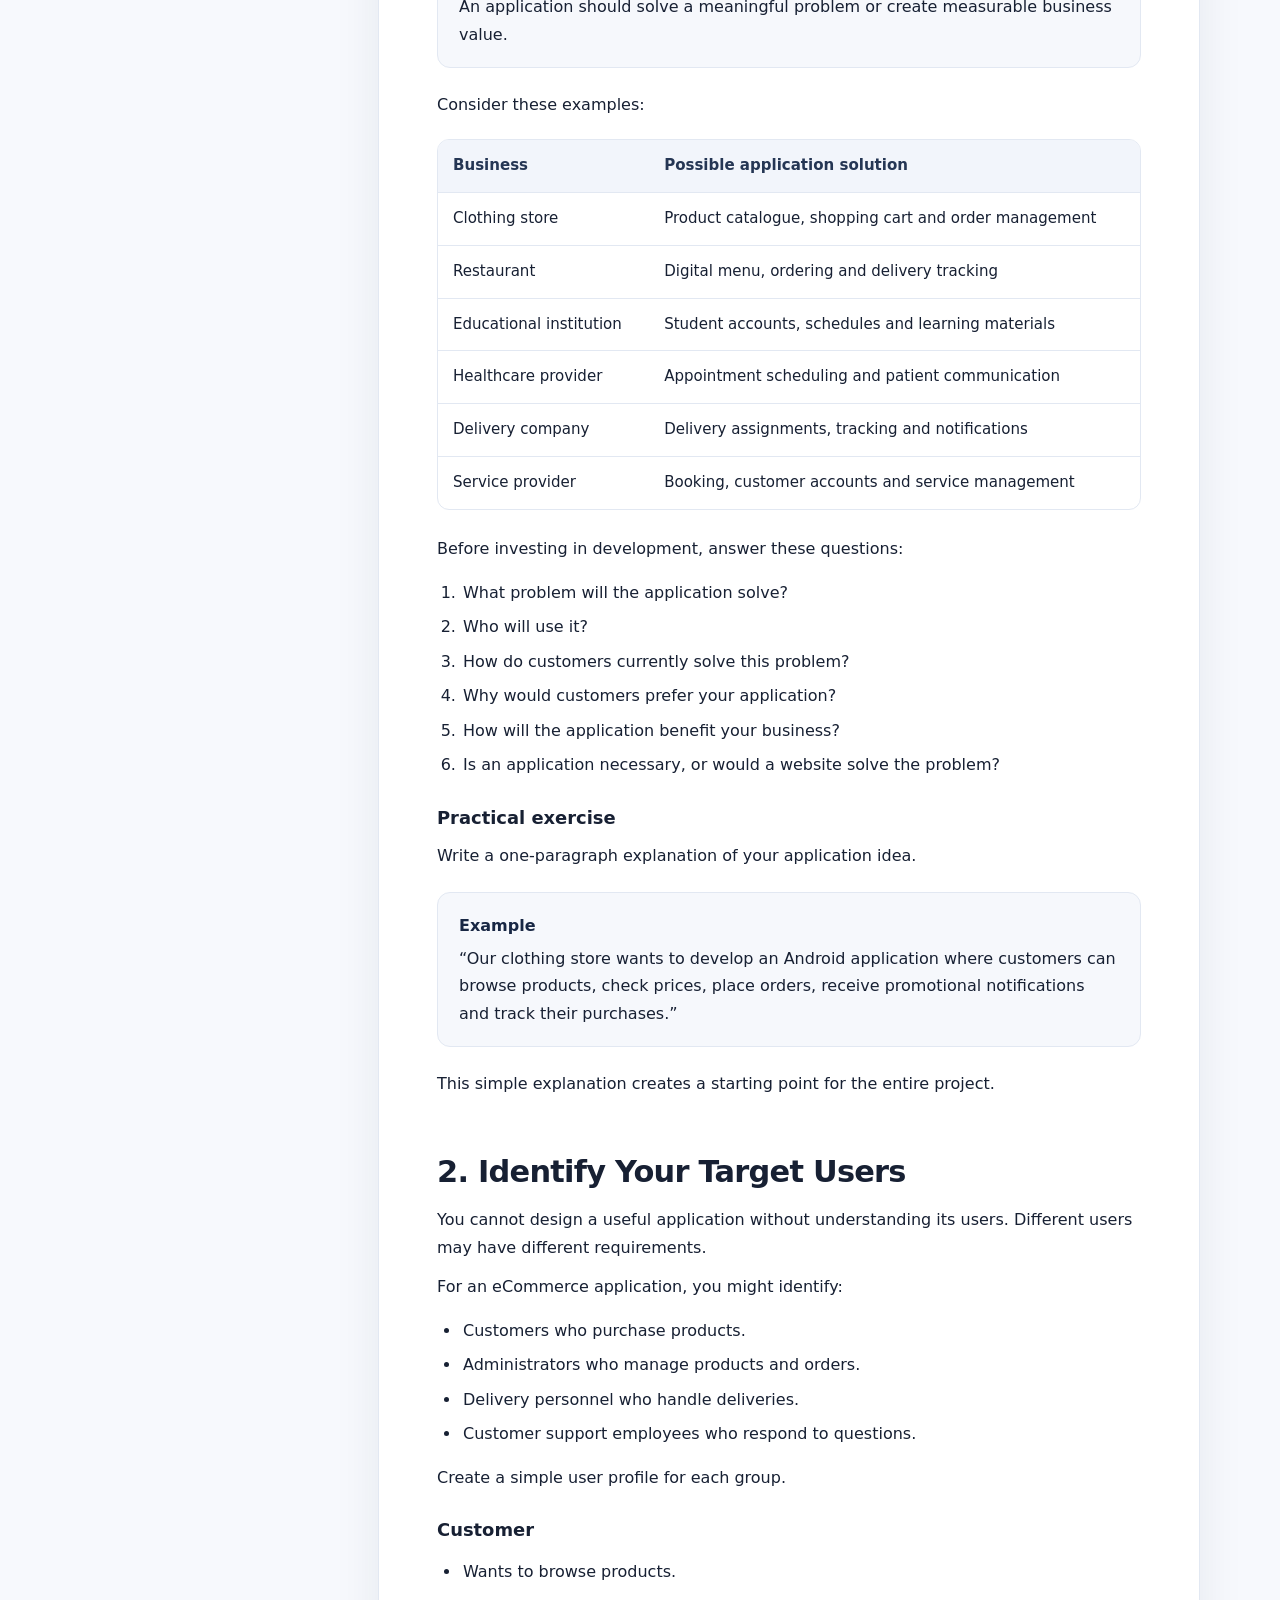
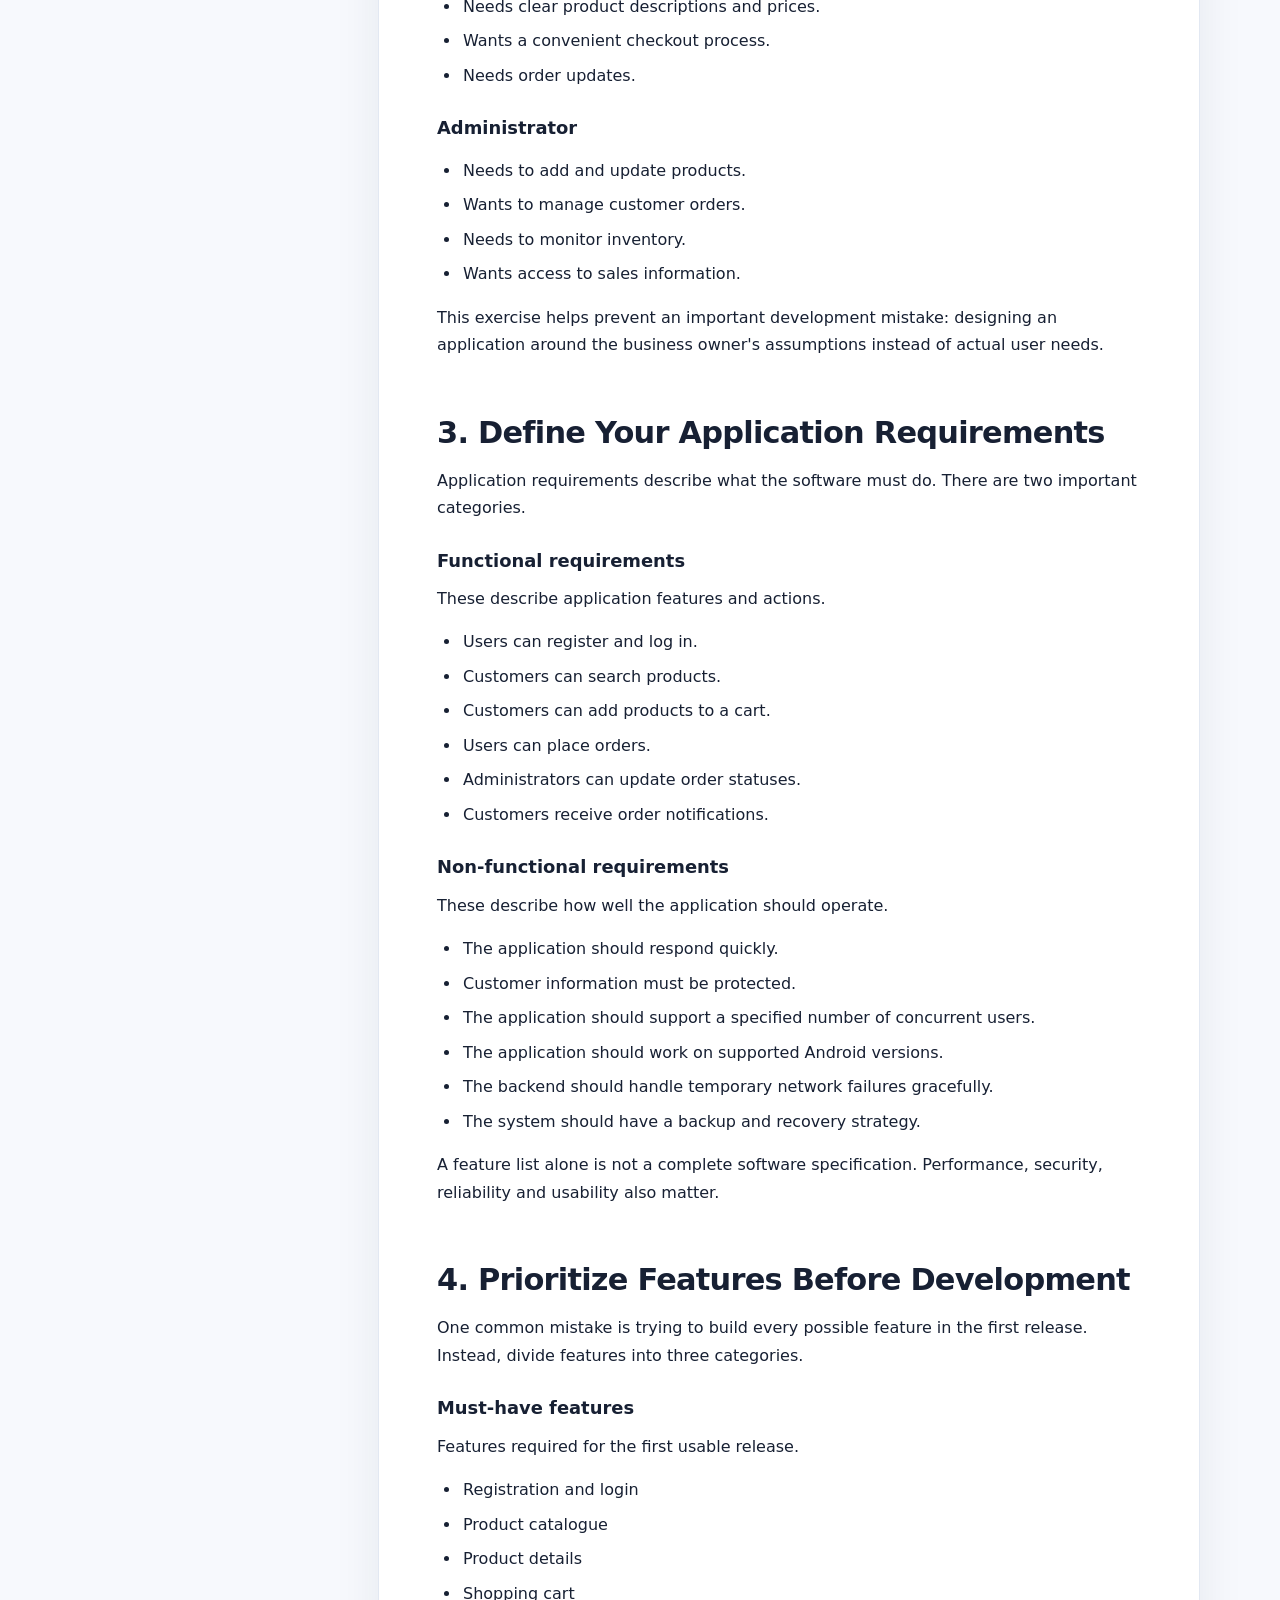
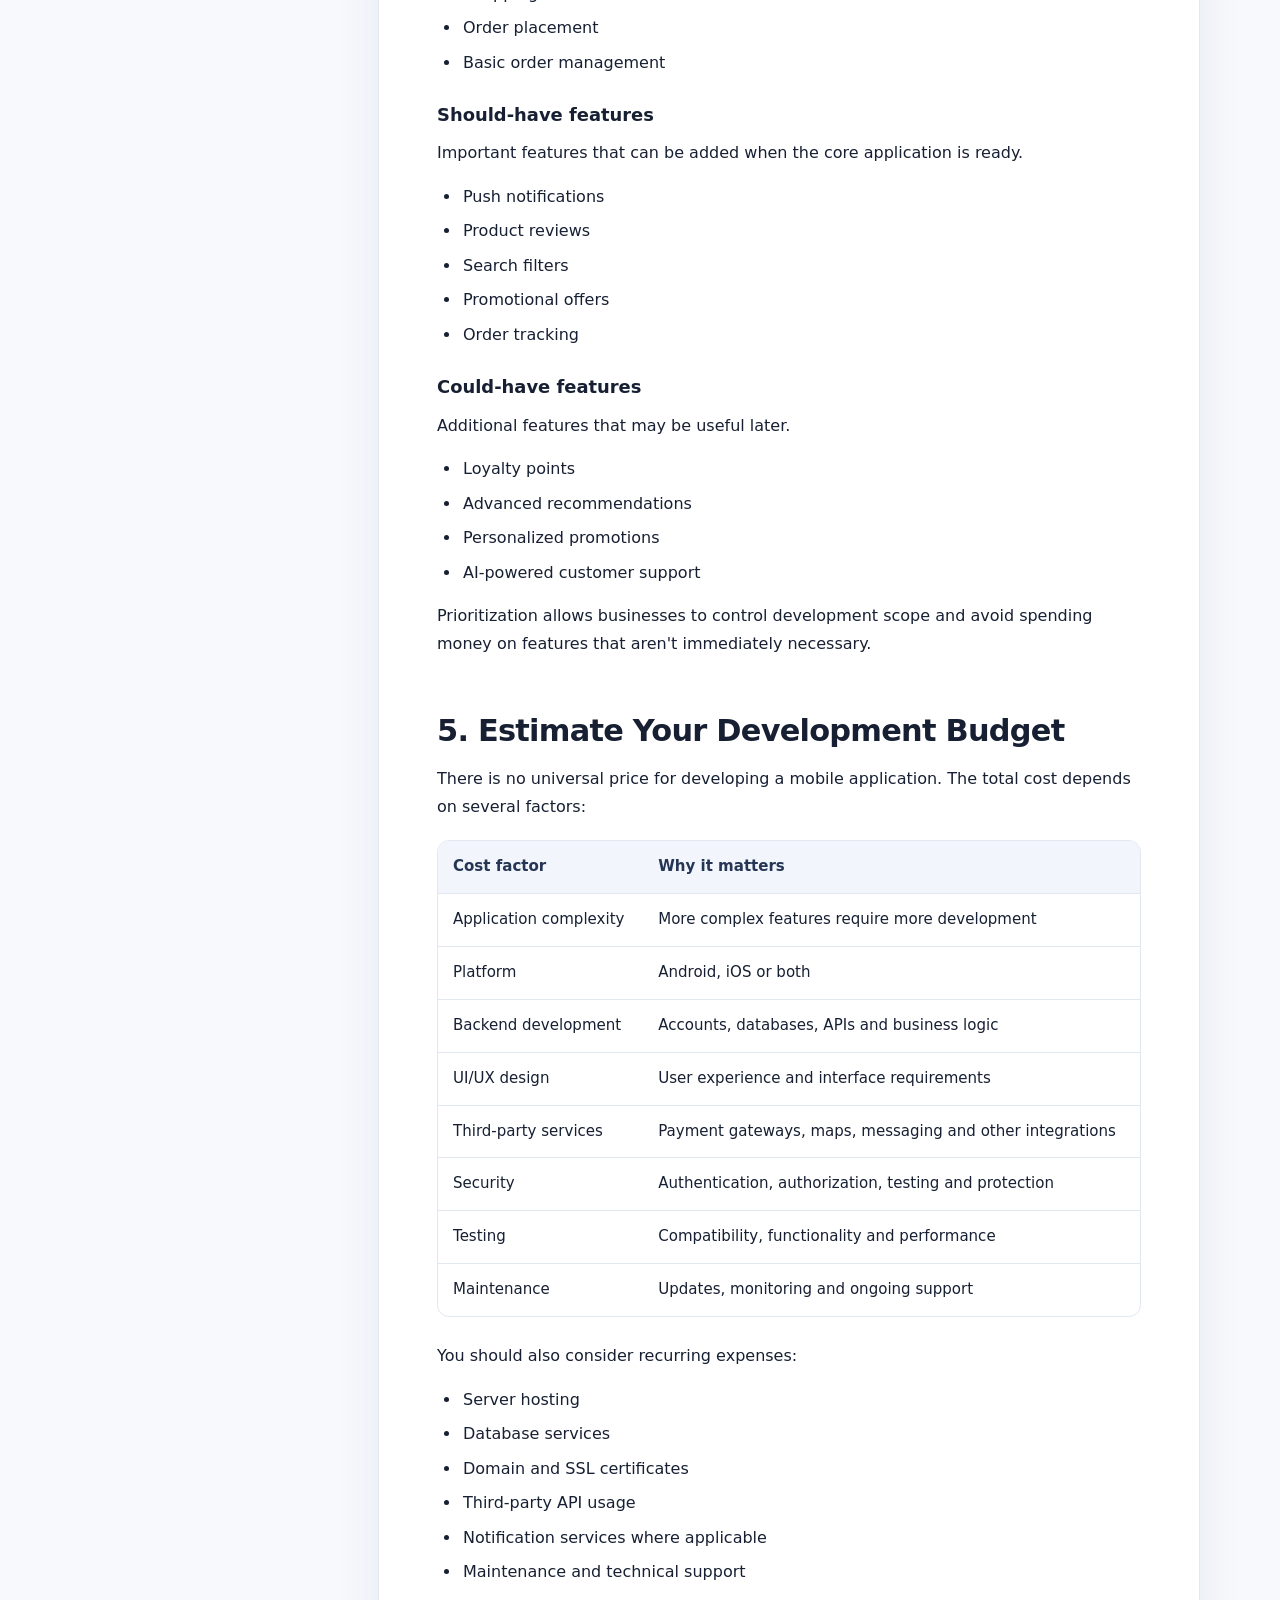
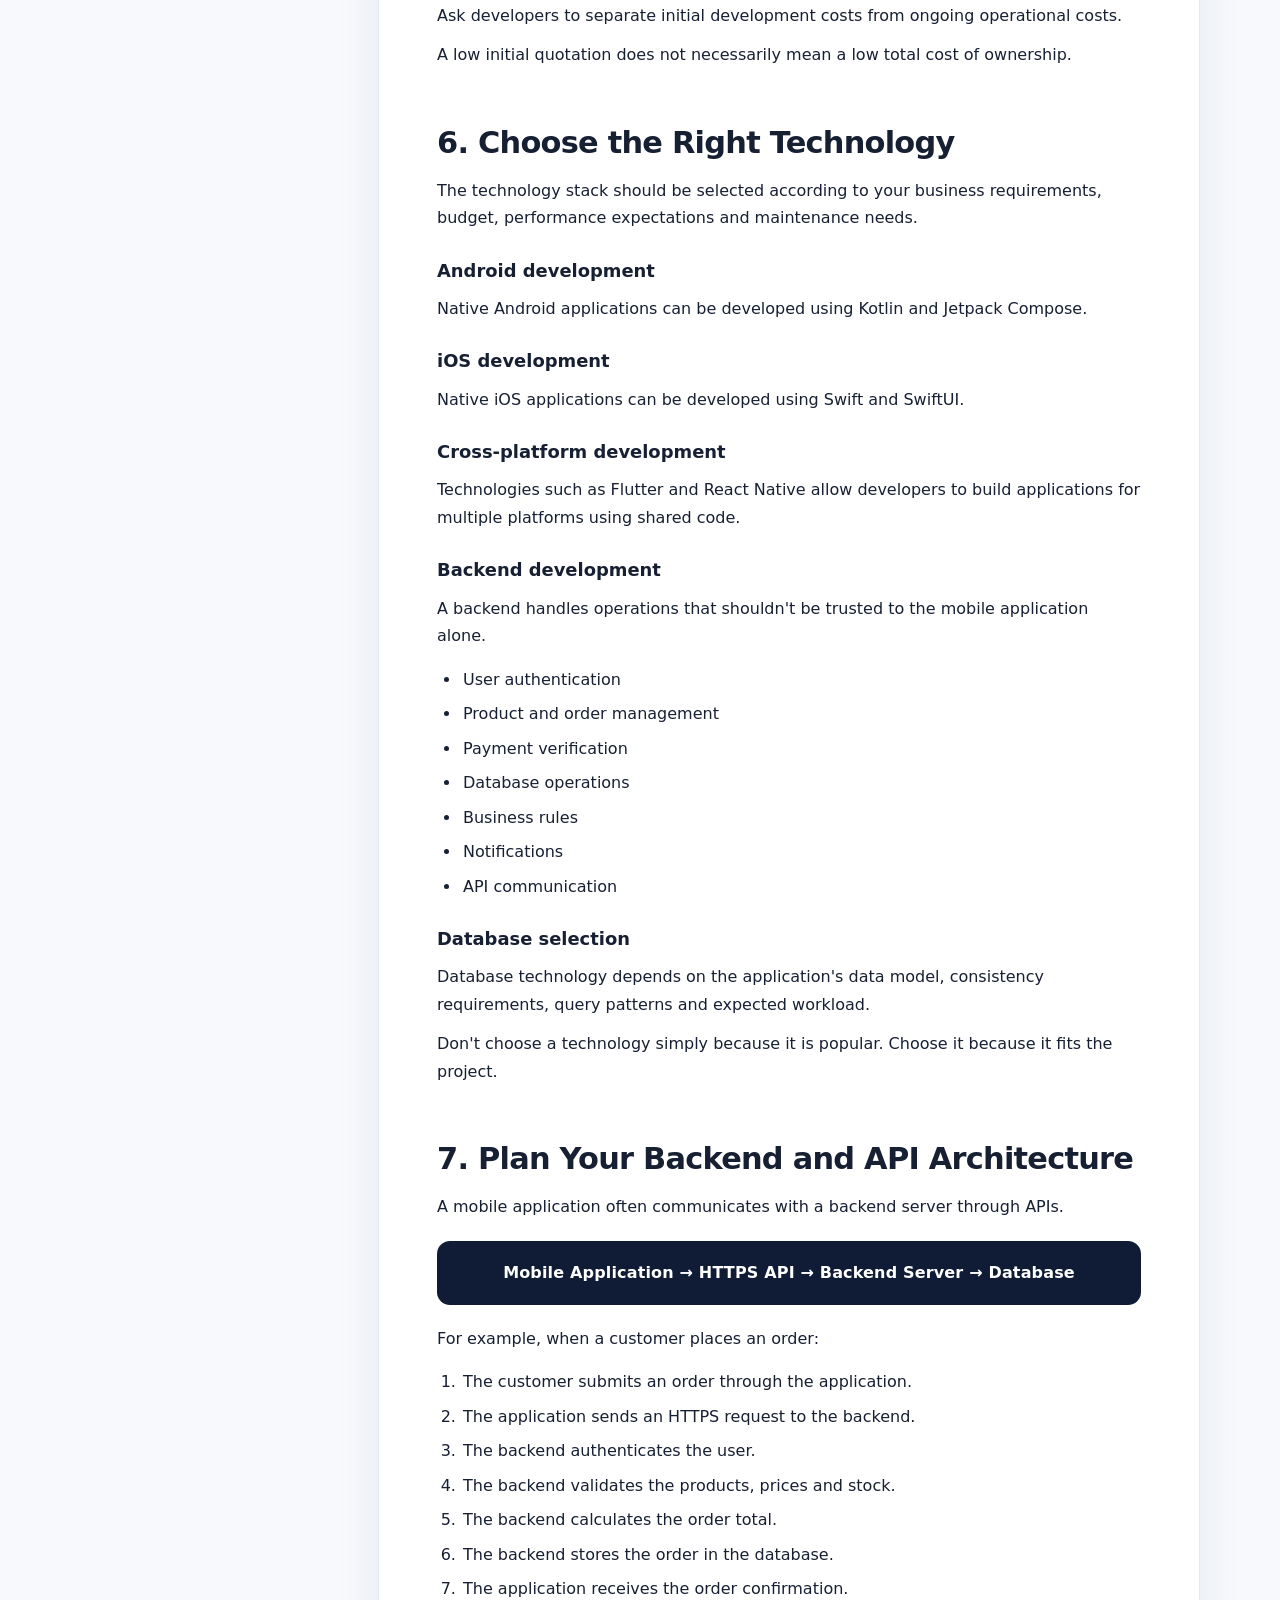
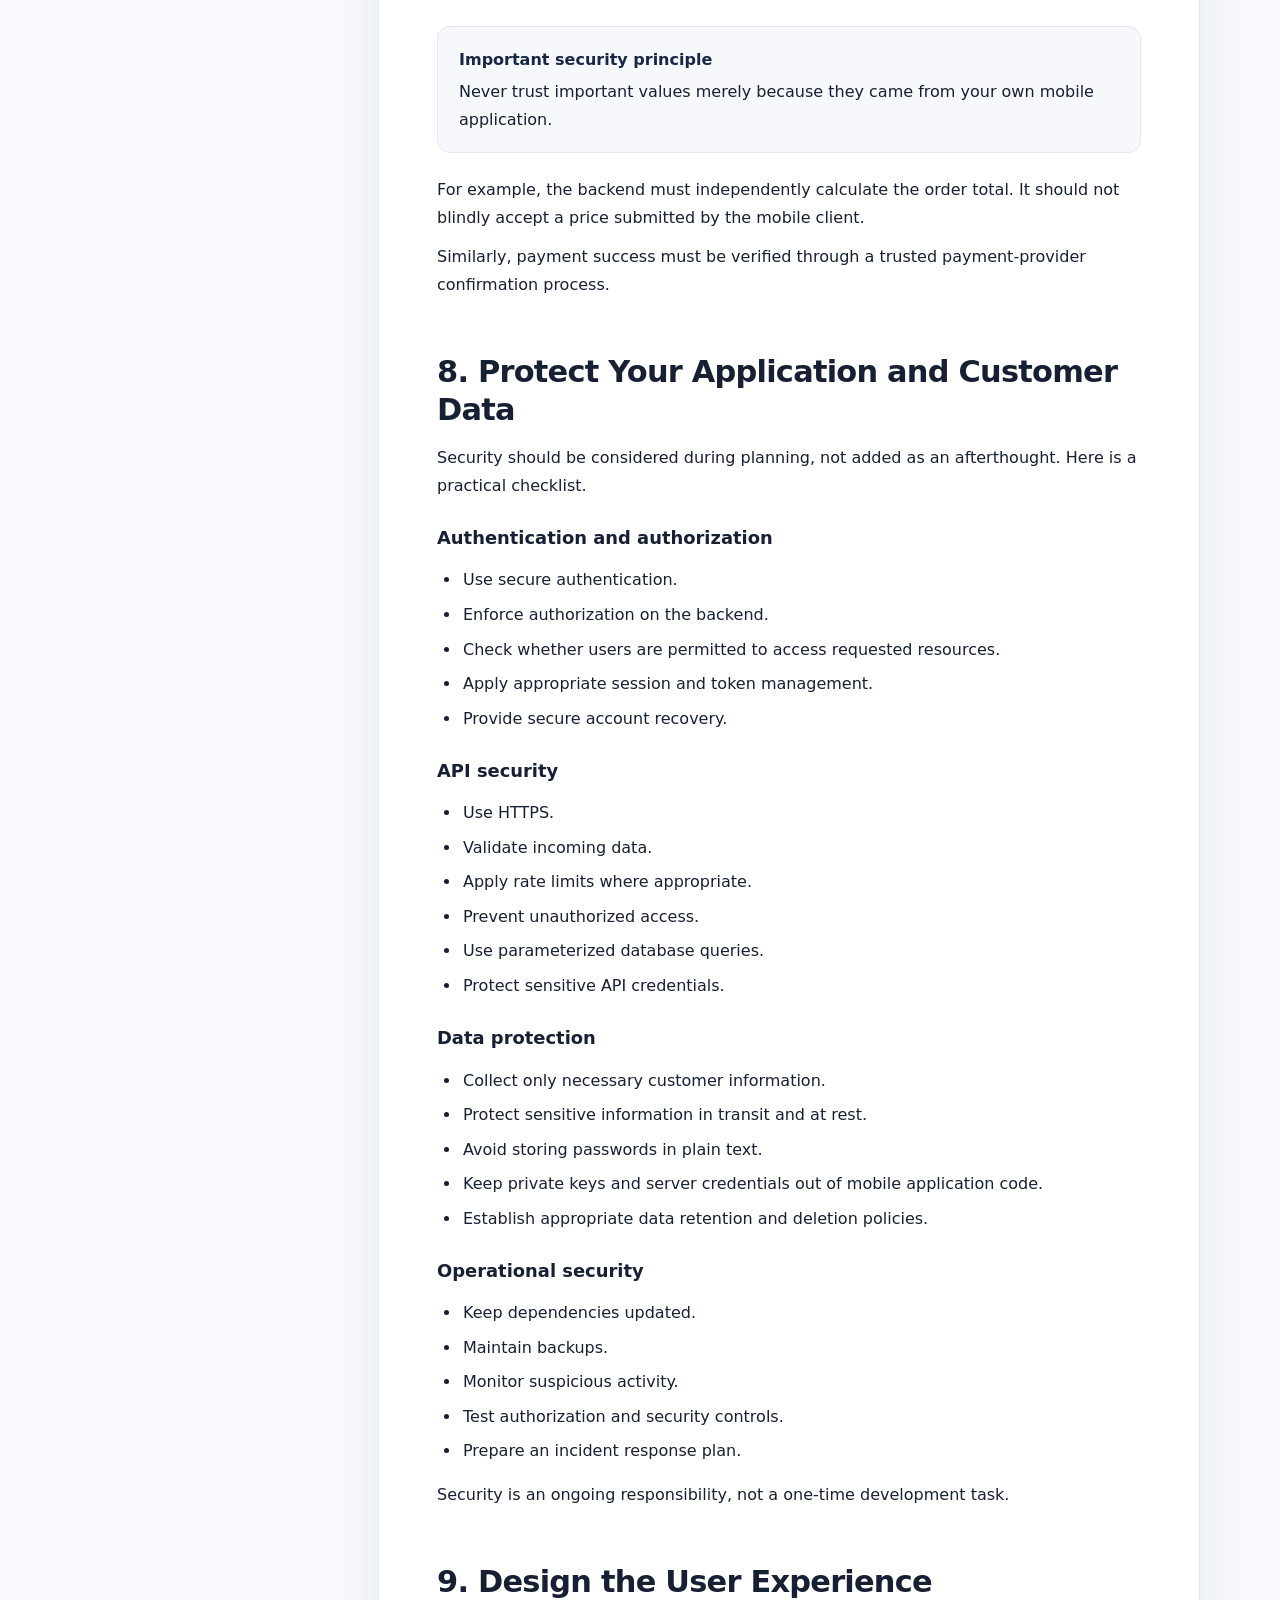
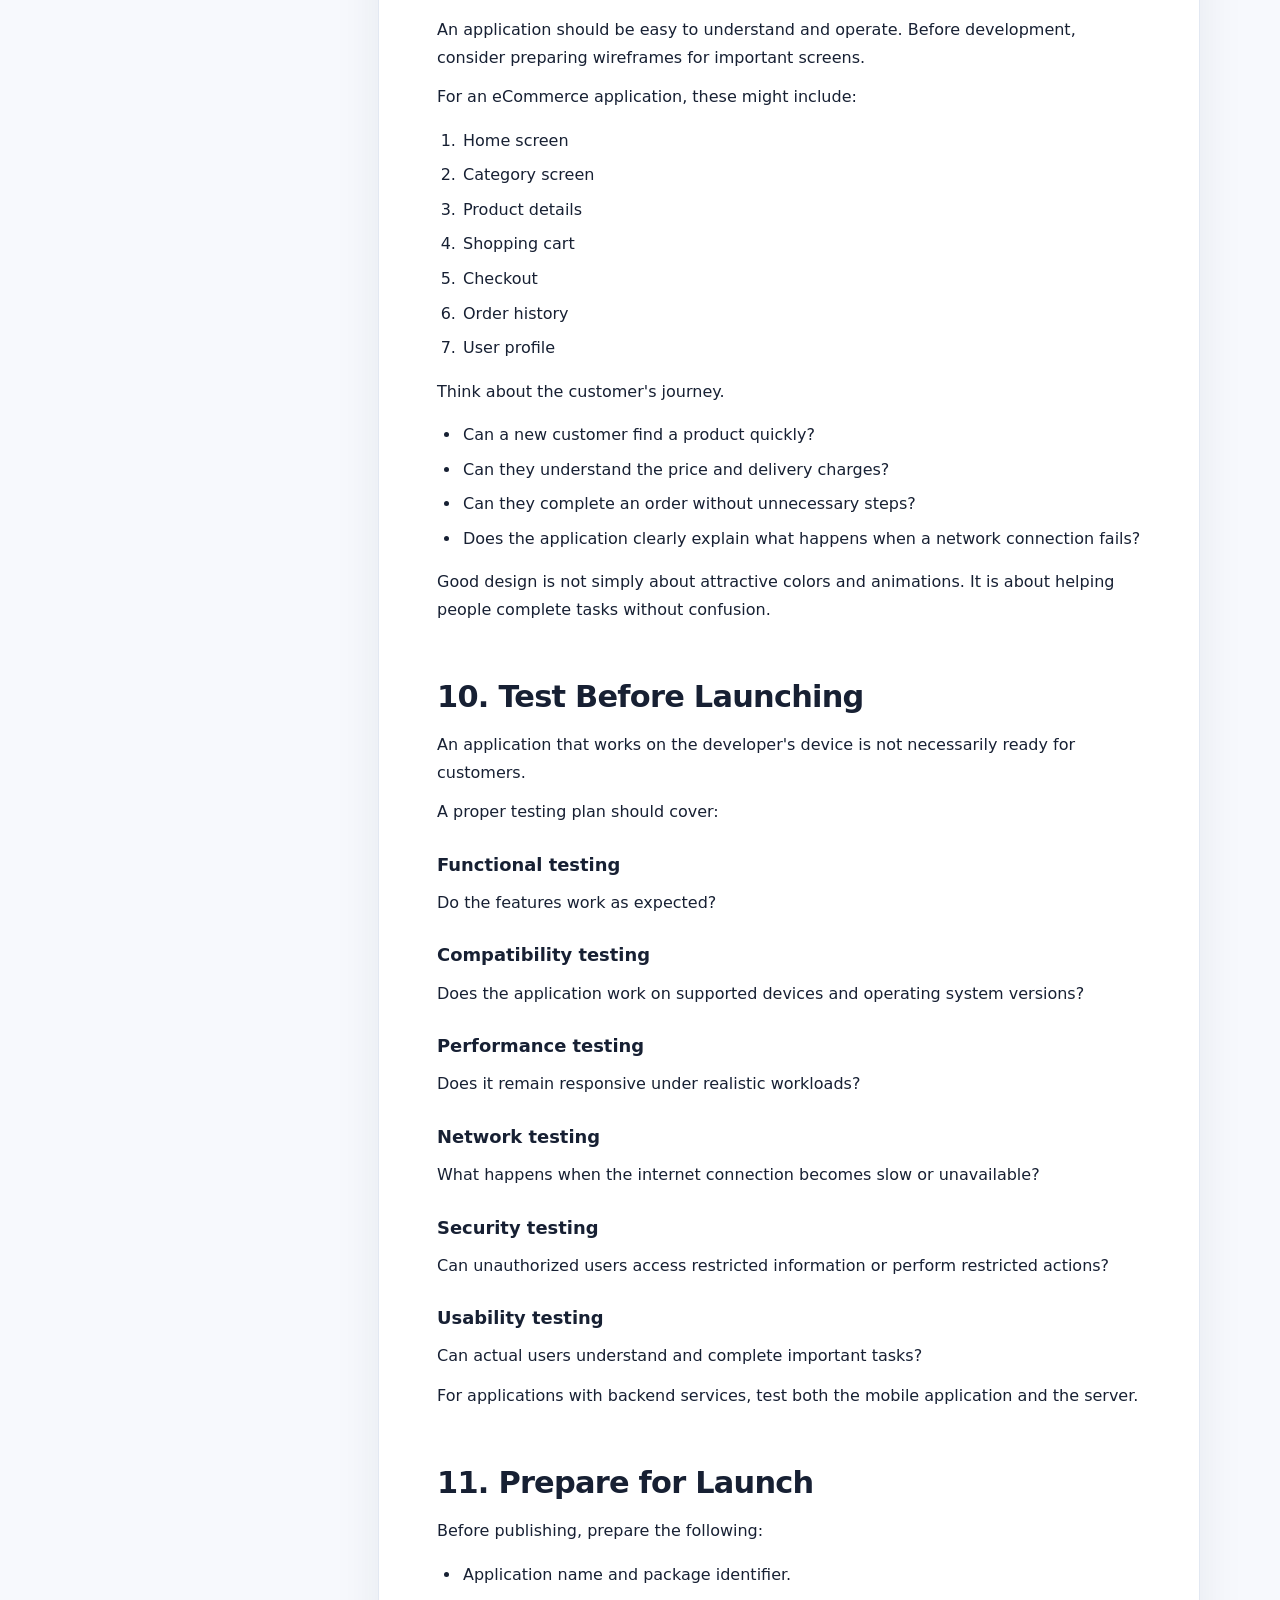
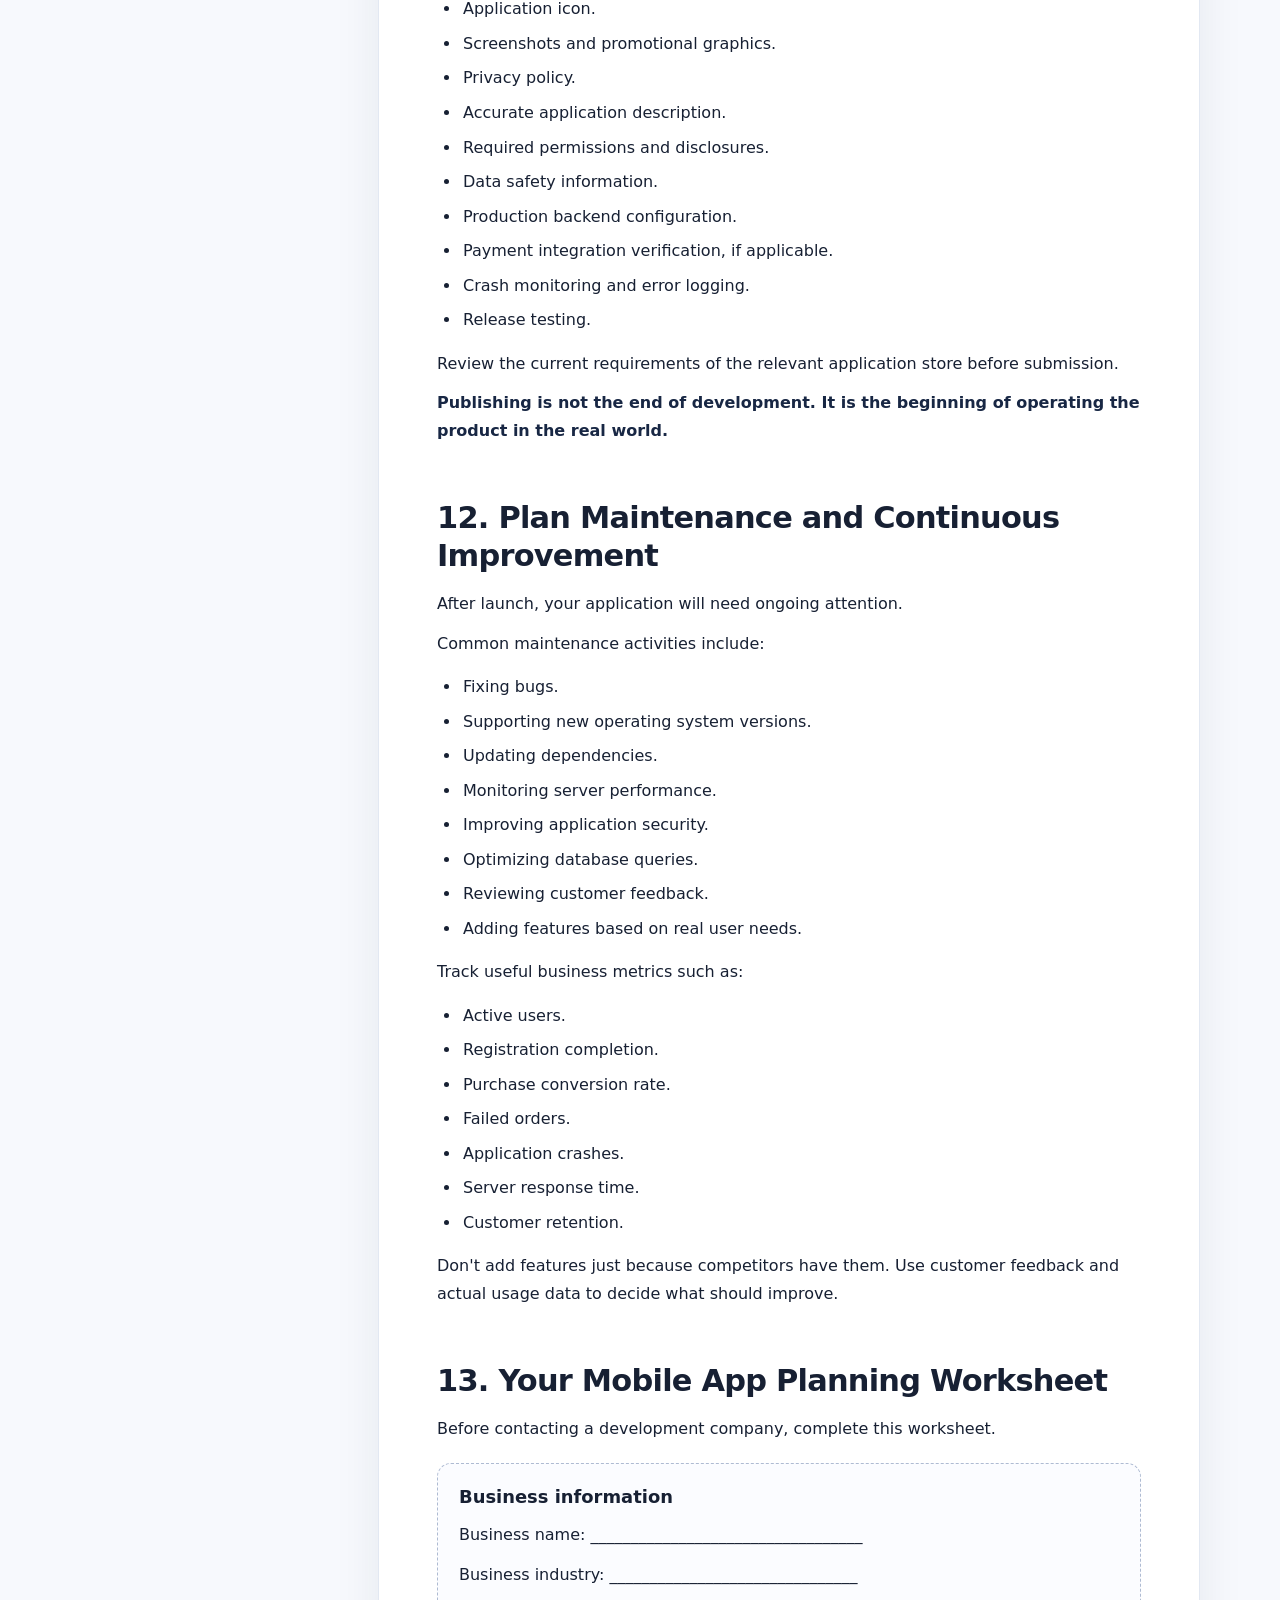
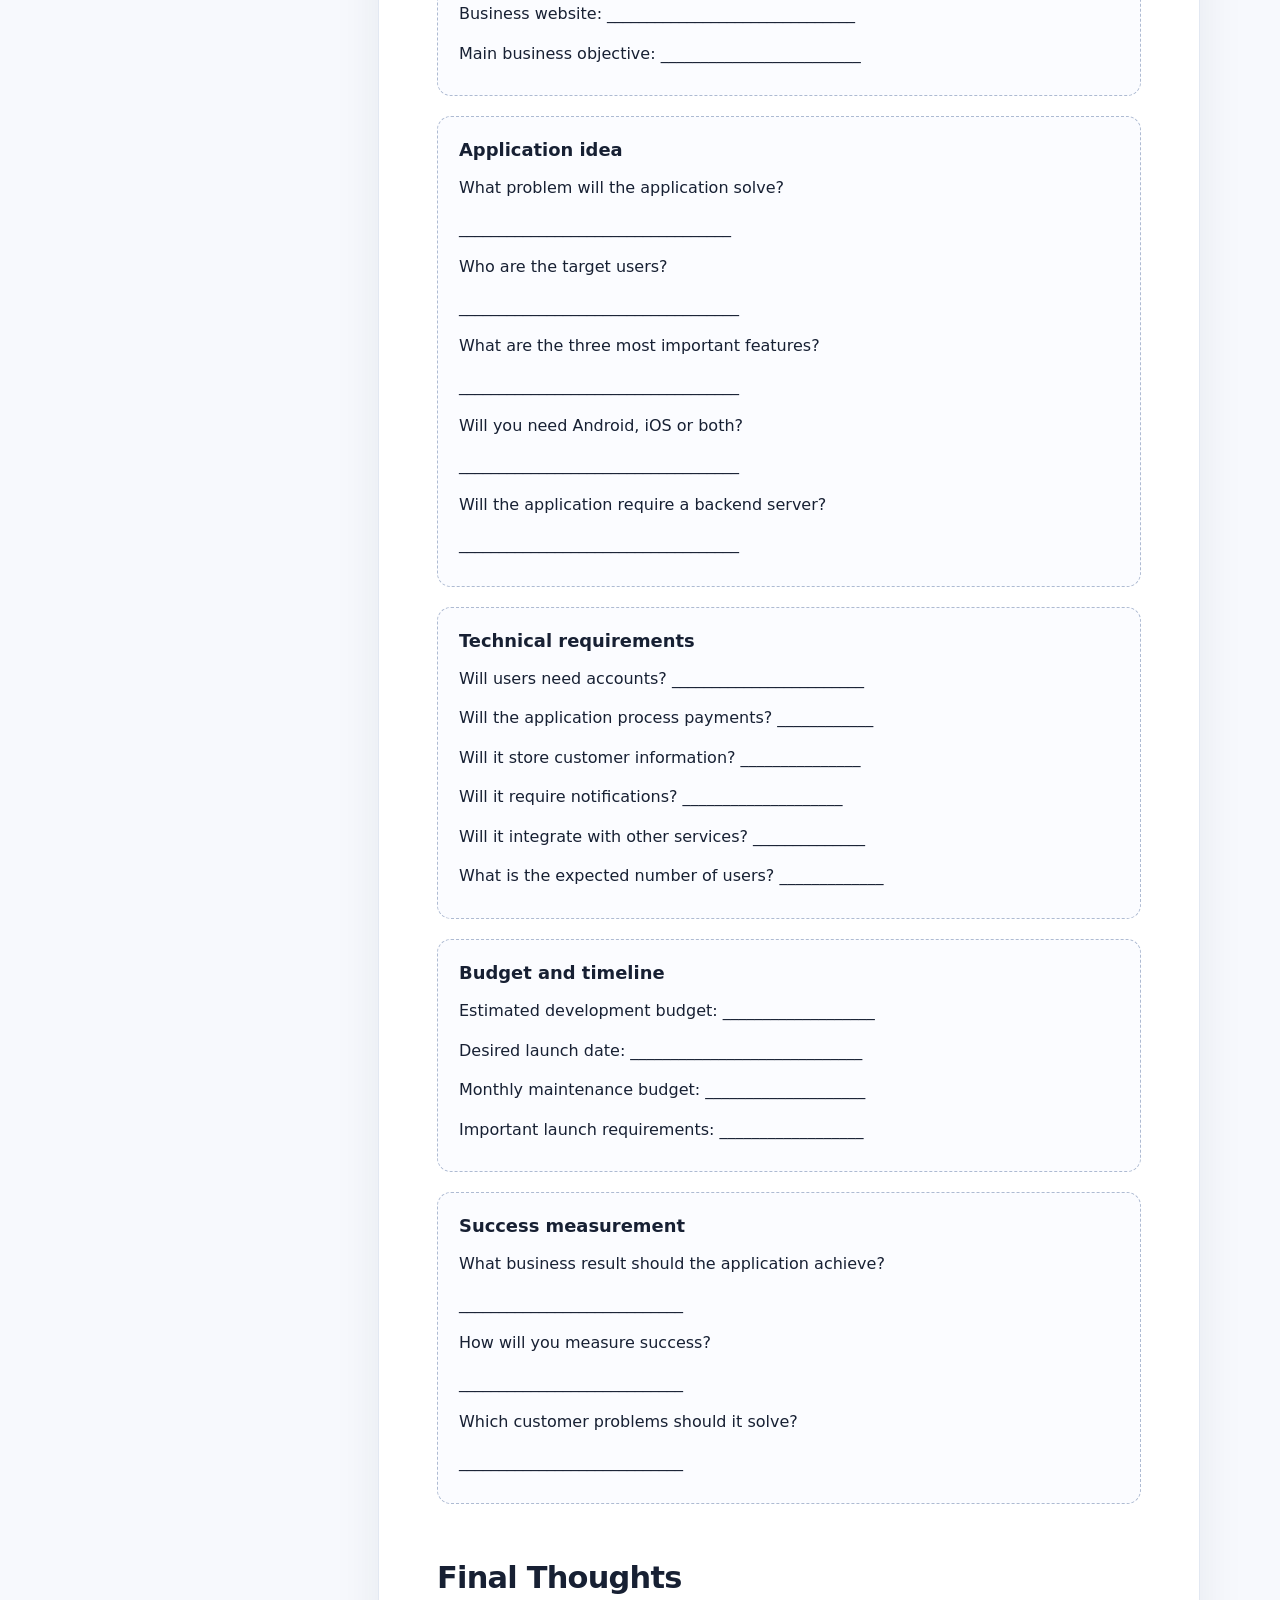
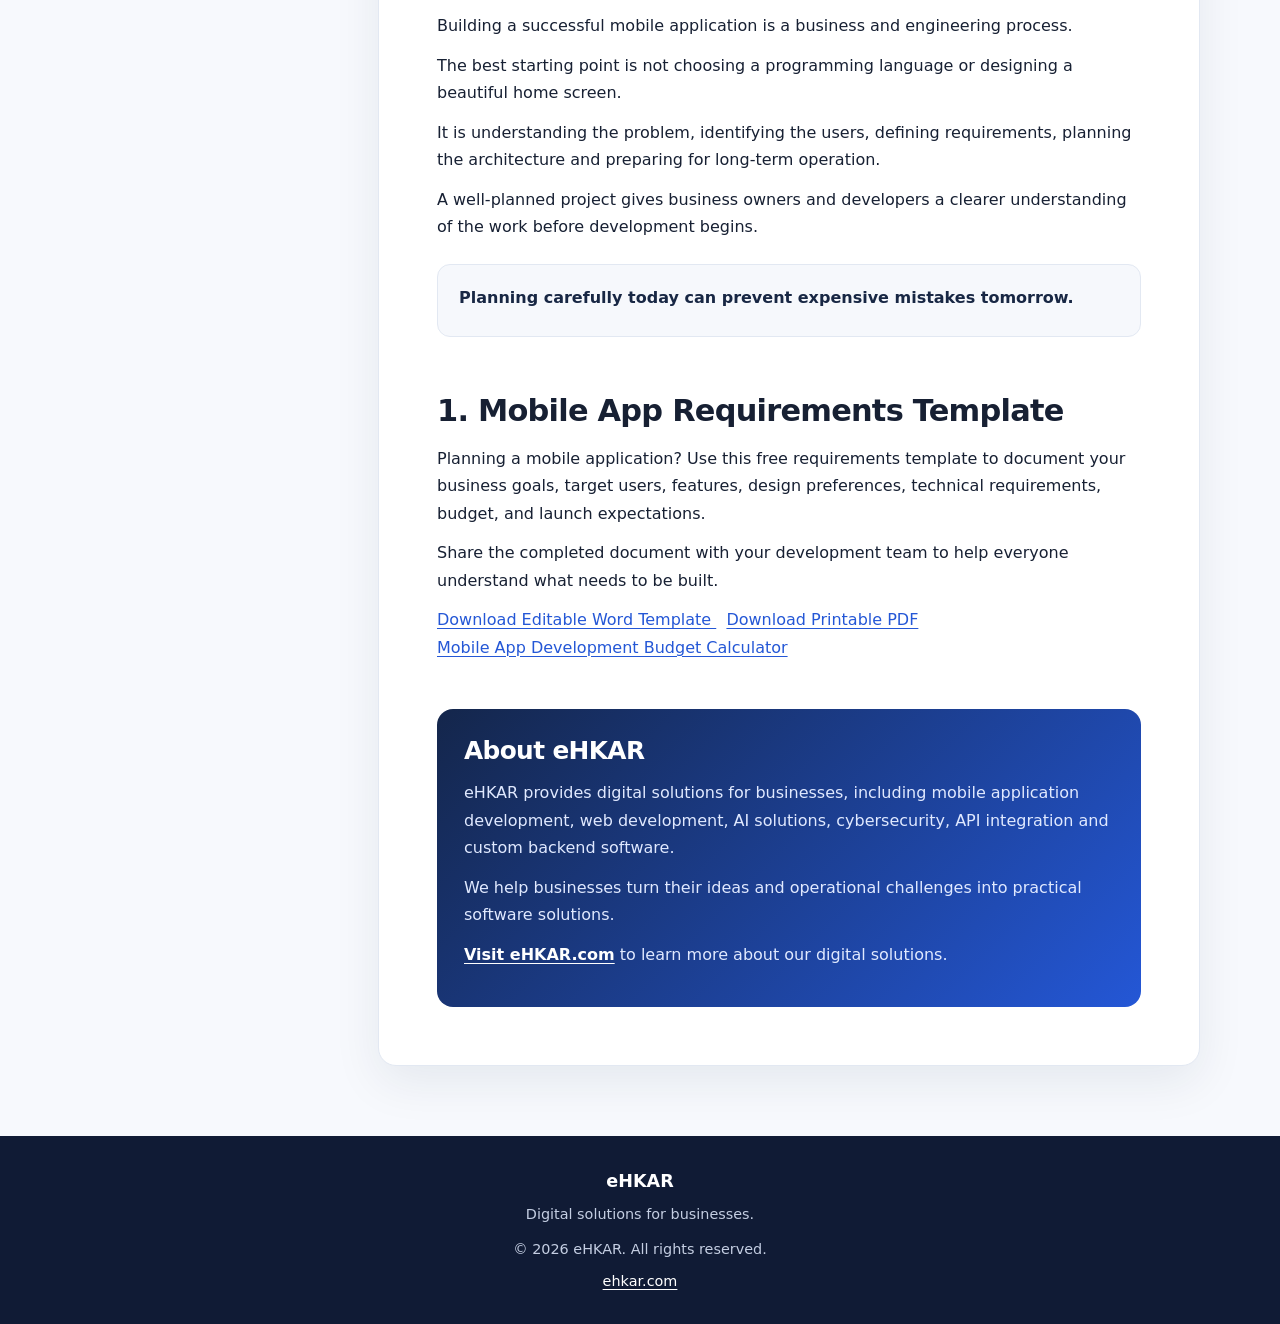
<file: resources/small-business-mobile-app-planning-toolkit.html>
<!DOCTYPE html>
<html lang="en">
<head>
  <meta charset="UTF-8">
  <meta name="viewport" content="width=device-width, initial-scale=1.0">
  <meta name="description" content="Plan your business mobile app with practical guidance on features, budgets, technology, security, testing and launch. Explore the eHKAR toolkit.">
  <meta name="robots" content="index,follow">
  <meta name="theme-color" content="#101b35">
  <title>Small Business Mobile App Planning Toolkit | eHKAR</title>
  <meta property="og:type" content="article">
  <meta property="og:title" content="The Small Business Mobile App Planning Toolkit">
  <meta property="og:description" content="A practical guide to planning, budgeting, developing, securing and launching your first mobile application.">
  <meta property="og:site_name" content="eHKAR">
  <script type="application/ld+json">
  {
    "@context": "https://schema.org",
    "@type": "Article",
    "headline": "The Small Business Mobile App Planning Toolkit",
    "description": "A practical guide to planning, budgeting, developing, securing and launching a small business mobile application.",
    "author": {
      "@type": "Organization",
      "name": "eHKAR",
      "url": "https://ehkar.com/"
    },
    "publisher": {
      "@type": "Organization",
      "name": "eHKAR",
      "url": "https://ehkar.com/"
    },
    "mainEntityOfPage": "https://ehkar.com/resources/small-business-mobile-app-planning-toolkit/"
  }
  </script>
  <link rel="stylesheet" href="style.css">
      <!-- Google tag (gtag.js) -->
<script async src="https://www.googletagmanager.com/gtag/js?id=G-GV3X1Y6K6D"></script>
<script>
  window.dataLayer = window.dataLayer || [];
  function gtag(){dataLayer.push(arguments);}
  gtag('js', new Date());

  gtag('config', 'G-GV3X1Y6K6D');
</script>
</head>
<body>
  <header class="topbar">
    <div class="topbar-inner">
      <a class="brand" href="https://ehkar.com/" aria-label="eHKAR homepage">
        <span class="brand-mark">e</span><span>eHKAR</span>
      </a>
      <a class="top-link" href="https://ehkar.com/">Digital Solutions for Business ↗</a>
    </div>
  </header>

  <section class="hero">
    <div class="hero-inner">
      <span class="eyebrow">eHKAR · Practical Business Resource</span>
      <h1>The Small Business Mobile App Planning Toolkit</h1>
      <p class="hero-subtitle">A practical guide to planning, budgeting, developing, securing and launching your first mobile application.</p>
      <div class="hero-meta">By eHKAR &nbsp;·&nbsp; Software Development &amp; Digital Solutions</div>
      <div style="margin-top:24px">
        <button class="print-button" onclick="window.print()" type="button">Print or save as PDF</button>
      </div>
    </div>
  </section>

  <main class="page-wrap">
    <nav class="toc" aria-label="Table of contents">
      <h2>In this toolkit</h2>
      <ol>
        <li><a href="#introduction">Introduction</a></li>
        <li><a href="#validate">Validate your idea</a></li>
        <li><a href="#users">Identify target users</a></li>
        <li><a href="#requirements">Define requirements</a></li>
        <li><a href="#prioritize">Prioritize features</a></li>
        <li><a href="#budget">Estimate your budget</a></li>
        <li><a href="#technology">Choose technology</a></li>
        <li><a href="#backend">Plan backend and APIs</a></li>
        <li><a href="#security">Protect your app</a></li>
        <li><a href="#experience">Design user experience</a></li>
        <li><a href="#testing">Test before launch</a></li>
        <li><a href="#launch">Prepare for launch</a></li>
        <li><a href="#maintenance">Plan maintenance</a></li>
        <li><a href="#worksheet">Planning worksheet</a></li>
        <li><a href="#final-thoughts">Final thoughts</a></li>
      </ol>
    </nav>

    <article>
      <section id="introduction">
        <p class="lead">A mobile application can help a small business improve customer communication, simplify operations, manage orders, deliver services and create new revenue opportunities.</p>
        <p>However, building an application without proper planning can waste money, time and development resources.</p>
        <p>Many businesses begin with questions such as:</p>
        <ul>
          <li>How much does a mobile application cost?</li>
          <li>Should I build an Android app, an iOS app or both?</li>
          <li>What features should my application include?</li>
          <li>Do I need a backend server?</li>
          <li>How should I protect customer information?</li>
          <li>What happens after the application is published?</li>
        </ul>
        <p>These are important questions, but they should not be answered randomly.</p>
        <p>A successful software project starts by understanding the business problem, identifying the users and defining what the application needs to accomplish.</p>
        <div class="intro-note">This toolkit will help you prepare before hiring a developer or starting your own software project.</div>
      </section>

      <section id="validate">
        <h2>1. Validate Your Business Idea</h2>
        <p>The first question isn't how to build an application. The first question is:</p>
        <div class="callout"><strong>Does your business actually need a mobile application?</strong>An application should solve a meaningful problem or create measurable business value.</div>
        <p>Consider these examples:</p>
        <div class="table-scroll"><table>
          <thead><tr><th>Business</th><th>Possible application solution</th></tr></thead>
          <tbody>
            <tr><td>Clothing store</td><td>Product catalogue, shopping cart and order management</td></tr>
            <tr><td>Restaurant</td><td>Digital menu, ordering and delivery tracking</td></tr>
            <tr><td>Educational institution</td><td>Student accounts, schedules and learning materials</td></tr>
            <tr><td>Healthcare provider</td><td>Appointment scheduling and patient communication</td></tr>
            <tr><td>Delivery company</td><td>Delivery assignments, tracking and notifications</td></tr>
            <tr><td>Service provider</td><td>Booking, customer accounts and service management</td></tr>
          </tbody>
        </table></div>
        <p>Before investing in development, answer these questions:</p>
        <ol>
          <li>What problem will the application solve?</li>
          <li>Who will use it?</li>
          <li>How do customers currently solve this problem?</li>
          <li>Why would customers prefer your application?</li>
          <li>How will the application benefit your business?</li>
          <li>Is an application necessary, or would a website solve the problem?</li>
        </ol>
        <h3>Practical exercise</h3>
        <p>Write a one-paragraph explanation of your application idea.</p>
        <div class="callout"><strong>Example</strong>“Our clothing store wants to develop an Android application where customers can browse products, check prices, place orders, receive promotional notifications and track their purchases.”</div>
        <p>This simple explanation creates a starting point for the entire project.</p>
      </section>

      <section id="users">
        <h2>2. Identify Your Target Users</h2>
        <p>You cannot design a useful application without understanding its users. Different users may have different requirements.</p>
        <p>For an eCommerce application, you might identify:</p>
        <ul>
          <li>Customers who purchase products.</li>
          <li>Administrators who manage products and orders.</li>
          <li>Delivery personnel who handle deliveries.</li>
          <li>Customer support employees who respond to questions.</li>
        </ul>
        <p>Create a simple user profile for each group.</p>
        <h3>Customer</h3>
        <ul>
          <li>Wants to browse products.</li>
          <li>Needs clear product descriptions and prices.</li>
          <li>Wants a convenient checkout process.</li>
          <li>Needs order updates.</li>
        </ul>
        <h3>Administrator</h3>
        <ul>
          <li>Needs to add and update products.</li>
          <li>Wants to manage customer orders.</li>
          <li>Needs to monitor inventory.</li>
          <li>Wants access to sales information.</li>
        </ul>
        <p>This exercise helps prevent an important development mistake: designing an application around the business owner's assumptions instead of actual user needs.</p>
      </section>

      <section id="requirements">
        <h2>3. Define Your Application Requirements</h2>
        <p>Application requirements describe what the software must do. There are two important categories.</p>
        <h3>Functional requirements</h3>
        <p>These describe application features and actions.</p>
        <ul>
          <li>Users can register and log in.</li>
          <li>Customers can search products.</li>
          <li>Customers can add products to a cart.</li>
          <li>Users can place orders.</li>
          <li>Administrators can update order statuses.</li>
          <li>Customers receive order notifications.</li>
        </ul>
        <h3>Non-functional requirements</h3>
        <p>These describe how well the application should operate.</p>
        <ul>
          <li>The application should respond quickly.</li>
          <li>Customer information must be protected.</li>
          <li>The application should support a specified number of concurrent users.</li>
          <li>The application should work on supported Android versions.</li>
          <li>The backend should handle temporary network failures gracefully.</li>
          <li>The system should have a backup and recovery strategy.</li>
        </ul>
        <p>A feature list alone is not a complete software specification. Performance, security, reliability and usability also matter.</p>
      </section>

      <section id="prioritize">
        <h2>4. Prioritize Features Before Development</h2>
        <p>One common mistake is trying to build every possible feature in the first release. Instead, divide features into three categories.</p>
        <h3>Must-have features</h3>
        <p>Features required for the first usable release.</p>
        <ul><li>Registration and login</li><li>Product catalogue</li><li>Product details</li><li>Shopping cart</li><li>Order placement</li><li>Basic order management</li></ul>
        <h3>Should-have features</h3>
        <p>Important features that can be added when the core application is ready.</p>
        <ul><li>Push notifications</li><li>Product reviews</li><li>Search filters</li><li>Promotional offers</li><li>Order tracking</li></ul>
        <h3>Could-have features</h3>
        <p>Additional features that may be useful later.</p>
        <ul><li>Loyalty points</li><li>Advanced recommendations</li><li>Personalized promotions</li><li>AI-powered customer support</li></ul>
        <p>Prioritization allows businesses to control development scope and avoid spending money on features that aren't immediately necessary.</p>
      </section>

      <section id="budget">
        <h2>5. Estimate Your Development Budget</h2>
        <p>There is no universal price for developing a mobile application. The total cost depends on several factors:</p>
        <div class="table-scroll"><table>
          <thead><tr><th>Cost factor</th><th>Why it matters</th></tr></thead>
          <tbody>
            <tr><td>Application complexity</td><td>More complex features require more development</td></tr>
            <tr><td>Platform</td><td>Android, iOS or both</td></tr>
            <tr><td>Backend development</td><td>Accounts, databases, APIs and business logic</td></tr>
            <tr><td>UI/UX design</td><td>User experience and interface requirements</td></tr>
            <tr><td>Third-party services</td><td>Payment gateways, maps, messaging and other integrations</td></tr>
            <tr><td>Security</td><td>Authentication, authorization, testing and protection</td></tr>
            <tr><td>Testing</td><td>Compatibility, functionality and performance</td></tr>
            <tr><td>Maintenance</td><td>Updates, monitoring and ongoing support</td></tr>
          </tbody>
        </table></div>
        <p>You should also consider recurring expenses:</p>
        <ul><li>Server hosting</li><li>Database services</li><li>Domain and SSL certificates</li><li>Third-party API usage</li><li>Notification services where applicable</li><li>Maintenance and technical support</li></ul>
        <p>Ask developers to separate initial development costs from ongoing operational costs.</p>
        <p>A low initial quotation does not necessarily mean a low total cost of ownership.</p>
      </section>

      <section id="technology">
        <h2>6. Choose the Right Technology</h2>
        <p>The technology stack should be selected according to your business requirements, budget, performance expectations and maintenance needs.</p>
        <h3>Android development</h3>
        <p>Native Android applications can be developed using Kotlin and Jetpack Compose.</p>
        <h3>iOS development</h3>
        <p>Native iOS applications can be developed using Swift and SwiftUI.</p>
        <h3>Cross-platform development</h3>
        <p>Technologies such as Flutter and React Native allow developers to build applications for multiple platforms using shared code.</p>
        <h3>Backend development</h3>
        <p>A backend handles operations that shouldn't be trusted to the mobile application alone.</p>
        <ul><li>User authentication</li><li>Product and order management</li><li>Payment verification</li><li>Database operations</li><li>Business rules</li><li>Notifications</li><li>API communication</li></ul>
        <h3>Database selection</h3>
        <p>Database technology depends on the application's data model, consistency requirements, query patterns and expected workload.</p>
        <p>Don't choose a technology simply because it is popular. Choose it because it fits the project.</p>
      </section>

      <section id="backend">
        <h2>7. Plan Your Backend and API Architecture</h2>
        <p>A mobile application often communicates with a backend server through APIs.</p>
        <div class="architecture">Mobile Application → HTTPS API → Backend Server → Database</div>
        <p>For example, when a customer places an order:</p>
        <ol>
          <li>The customer submits an order through the application.</li>
          <li>The application sends an HTTPS request to the backend.</li>
          <li>The backend authenticates the user.</li>
          <li>The backend validates the products, prices and stock.</li>
          <li>The backend calculates the order total.</li>
          <li>The backend stores the order in the database.</li>
          <li>The application receives the order confirmation.</li>
        </ol>
        <div class="callout"><strong>Important security principle</strong>Never trust important values merely because they came from your own mobile application.</div>
        <p>For example, the backend must independently calculate the order total. It should not blindly accept a price submitted by the mobile client.</p>
        <p>Similarly, payment success must be verified through a trusted payment-provider confirmation process.</p>
      </section>

      <section id="security">
        <h2>8. Protect Your Application and Customer Data</h2>
        <p>Security should be considered during planning, not added as an afterthought. Here is a practical checklist.</p>
        <h3>Authentication and authorization</h3>
        <ul><li>Use secure authentication.</li><li>Enforce authorization on the backend.</li><li>Check whether users are permitted to access requested resources.</li><li>Apply appropriate session and token management.</li><li>Provide secure account recovery.</li></ul>
        <h3>API security</h3>
        <ul><li>Use HTTPS.</li><li>Validate incoming data.</li><li>Apply rate limits where appropriate.</li><li>Prevent unauthorized access.</li><li>Use parameterized database queries.</li><li>Protect sensitive API credentials.</li></ul>
        <h3>Data protection</h3>
        <ul><li>Collect only necessary customer information.</li><li>Protect sensitive information in transit and at rest.</li><li>Avoid storing passwords in plain text.</li><li>Keep private keys and server credentials out of mobile application code.</li><li>Establish appropriate data retention and deletion policies.</li></ul>
        <h3>Operational security</h3>
        <ul><li>Keep dependencies updated.</li><li>Maintain backups.</li><li>Monitor suspicious activity.</li><li>Test authorization and security controls.</li><li>Prepare an incident response plan.</li></ul>
        <p>Security is an ongoing responsibility, not a one-time development task.</p>
      </section>

      <section id="experience">
        <h2>9. Design the User Experience</h2>
        <p>An application should be easy to understand and operate. Before development, consider preparing wireframes for important screens.</p>
        <p>For an eCommerce application, these might include:</p>
        <ol><li>Home screen</li><li>Category screen</li><li>Product details</li><li>Shopping cart</li><li>Checkout</li><li>Order history</li><li>User profile</li></ol>
        <p>Think about the customer's journey.</p>
        <ul>
          <li>Can a new customer find a product quickly?</li>
          <li>Can they understand the price and delivery charges?</li>
          <li>Can they complete an order without unnecessary steps?</li>
          <li>Does the application clearly explain what happens when a network connection fails?</li>
        </ul>
        <p>Good design is not simply about attractive colors and animations. It is about helping people complete tasks without confusion.</p>
      </section>

      <section id="testing">
        <h2>10. Test Before Launching</h2>
        <p>An application that works on the developer's device is not necessarily ready for customers.</p>
        <p>A proper testing plan should cover:</p>
        <h3>Functional testing</h3><p>Do the features work as expected?</p>
        <h3>Compatibility testing</h3><p>Does the application work on supported devices and operating system versions?</p>
        <h3>Performance testing</h3><p>Does it remain responsive under realistic workloads?</p>
        <h3>Network testing</h3><p>What happens when the internet connection becomes slow or unavailable?</p>
        <h3>Security testing</h3><p>Can unauthorized users access restricted information or perform restricted actions?</p>
        <h3>Usability testing</h3><p>Can actual users understand and complete important tasks?</p>
        <p>For applications with backend services, test both the mobile application and the server.</p>
      </section>

      <section id="launch">
        <h2>11. Prepare for Launch</h2>
        <p>Before publishing, prepare the following:</p>
        <ul>
          <li>Application name and package identifier.</li>
          <li>Application icon.</li>
          <li>Screenshots and promotional graphics.</li>
          <li>Privacy policy.</li>
          <li>Accurate application description.</li>
          <li>Required permissions and disclosures.</li>
          <li>Data safety information.</li>
          <li>Production backend configuration.</li>
          <li>Payment integration verification, if applicable.</li>
          <li>Crash monitoring and error logging.</li>
          <li>Release testing.</li>
        </ul>
        <p>Review the current requirements of the relevant application store before submission.</p>
        <p><strong>Publishing is not the end of development. It is the beginning of operating the product in the real world.</strong></p>
      </section>

      <section id="maintenance">
        <h2>12. Plan Maintenance and Continuous Improvement</h2>
        <p>After launch, your application will need ongoing attention.</p>
        <p>Common maintenance activities include:</p>
        <ul>
          <li>Fixing bugs.</li>
          <li>Supporting new operating system versions.</li>
          <li>Updating dependencies.</li>
          <li>Monitoring server performance.</li>
          <li>Improving application security.</li>
          <li>Optimizing database queries.</li>
          <li>Reviewing customer feedback.</li>
          <li>Adding features based on real user needs.</li>
        </ul>
        <p>Track useful business metrics such as:</p>
        <ul>
          <li>Active users.</li>
          <li>Registration completion.</li>
          <li>Purchase conversion rate.</li>
          <li>Failed orders.</li>
          <li>Application crashes.</li>
          <li>Server response time.</li>
          <li>Customer retention.</li>
        </ul>
        <p>Don't add features just because competitors have them. Use customer feedback and actual usage data to decide what should improve.</p>
      </section>

      <section id="worksheet">
        <h2>13. Your Mobile App Planning Worksheet</h2>
        <p>Before contacting a development company, complete this worksheet.</p>
        <div class="worksheet">
          <h3>Business information</h3>
          <p>Business name: __________________________________</p>
          <p>Business industry: _______________________________</p>
          <p>Business website: _______________________________</p>
          <p>Main business objective: _________________________</p>
        </div>
        <div class="worksheet">
          <h3>Application idea</h3>
          <p>What problem will the application solve?</p>
          <p>__________________________________</p>
          <p>Who are the target users?</p>
          <p>___________________________________</p>
          <p>What are the three most important features?</p>
          <p>___________________________________</p>
          <p>Will you need Android, iOS or both?</p>
          <p>___________________________________</p>
          <p>Will the application require a backend server?</p>
          <p>___________________________________</p>
        </div>
        <div class="worksheet">
          <h3>Technical requirements</h3>
          <p>Will users need accounts? ________________________</p>
          <p>Will the application process payments? ____________</p>
          <p>Will it store customer information? _______________</p>
          <p>Will it require notifications? ____________________</p>
          <p>Will it integrate with other services? ______________</p>
          <p>What is the expected number of users? _____________</p>
        </div>
        <div class="worksheet">
          <h3>Budget and timeline</h3>
          <p>Estimated development budget: ___________________</p>
          <p>Desired launch date: _____________________________</p>
          <p>Monthly maintenance budget: ____________________</p>
          <p>Important launch requirements: __________________</p>
        </div>
        <div class="worksheet">
          <h3>Success measurement</h3>
          <p>What business result should the application achieve?</p>
          <p>____________________________</p>
          <p>How will you measure success?</p>
          <p>____________________________</p>
          <p>Which customer problems should it solve?</p>
          <p>____________________________</p>
        </div>
      </section>

      <section id="final-thoughts">
        <h2>Final Thoughts</h2>
        <p>Building a successful mobile application is a business and engineering process.</p>
        <p>The best starting point is not choosing a programming language or designing a beautiful home screen.</p>
        <p>It is understanding the problem, identifying the users, defining requirements, planning the architecture and preparing for long-term operation.</p>
        <p>A well-planned project gives business owners and developers a clearer understanding of the work before development begins.</p>
        <div class="callout"><strong>Planning carefully today can prevent expensive mistakes tomorrow.</strong></div>
      </section>
      
<section id="mobile-app-requirements-template">
    <h2>1. Mobile App Requirements Template</h2>
    <p>
        Planning a mobile application? Use this free
        requirements template to document your business
        goals, target users, features, design preferences,
        technical requirements, budget, and launch expectations.
    </p>
    <p>
        Share the completed document with your development
        team to help everyone understand what needs to be built.
    </p>
    <div class="download-options">
        <a href="/resources/downloads/mobile-app-requirements-template.docx"
           download>
            Download Editable Word Template
        </a>
      &nbsp;
        <a href="/resources/downloads/mobile-app-requirements-template.pdf">
            Download Printable PDF
        </a>
      <br>
        <a href="/resources/development-budget-calculator">
            Mobile App Development Budget Calculator
        </a>
    </div>
</section>

      <section class="footer-cta" aria-label="About eHKAR">
        <h2>About eHKAR</h2>
        <p>eHKAR provides digital solutions for businesses, including mobile application development, web development, AI solutions, cybersecurity, API integration and custom backend software.</p>
        <p>We help businesses turn their ideas and operational challenges into practical software solutions.</p>
        <p><a href="https://ehkar.com/">Visit eHKAR.com</a> to learn more about our digital solutions.</p>
      </section>
    </article>
  </main>

  <footer>
    <div class="footer-brand">eHKAR</div>
    <div>Digital solutions for businesses.</div>
    <div style="margin-top:10px">© <span id="year">2026</span> eHKAR. All rights reserved.</div>
    <div style="margin-top:7px"><a href="https://ehkar.com/">ehkar.com</a></div>
  </footer>
  <script>
    document.getElementById("year").textContent = new Date().getFullYear();
  </script>
</body>
</html>
</file>
<file: style.css>
* { box-sizing: border-box; margin: 0; padding: 0; }

html { scroll-behavior: smooth; }

body {
    font-family: Arial, Helvetica, sans-serif;
    background: #07111f;
    color: #ffffff;
    line-height: 1.6;
}

nav {
    padding: 22px 8%;
    display: flex;
    justify-content: space-between;
    align-items: center;
    position: absolute;
    width: 100%;
    z-index: 10;
}

.logo {
    font-size: 25px;
    font-weight: bold;
    letter-spacing: 1px;
}

.logo span { color: #38bdf8; }

nav a {
    color: #cbd5e1;
    text-decoration: none;
    margin-left: 25px;
}

nav a:hover { color: #38bdf8; }

.hero {
    min-height: 100vh;
    display: flex;
    align-items: center;
    padding: 120px 8% 80px;
    background:
        radial-gradient(circle at 80% 20%, rgba(56,189,248,.18), transparent 35%),
        radial-gradient(circle at 20% 80%, rgba(99,102,241,.15), transparent 35%),
        #07111f;
}

.hero-content { max-width: 800px; }

.badge {
    display: inline-block;
    border: 1px solid #38bdf8;
    color: #7dd3fc;
    padding: 7px 15px;
    border-radius: 30px;
    margin-bottom: 25px;
}

h1 {
    font-size: clamp(45px, 8vw, 80px);
    line-height: 1.05;
    margin-bottom: 25px;
}

h1 span { color: #38bdf8; }

.hero p {
    color: #94a3b8;
    font-size: 19px;
    max-width: 650px;
    margin-bottom: 30px;
}

.button {
    display: inline-block;
    padding: 13px 22px;
    background: #38bdf8;
    color: #06111d;
    text-decoration: none;
    border-radius: 8px;
    font-weight: bold;
    margin-right: 10px;
}

.button:hover { background: #7dd3fc; }

section { padding: 80px 8%; }

.services { background: #0b1728; }

.title {
    text-align: center;
    margin-bottom: 45px;
}

.title h2 {
    font-size: 38px;
    margin-bottom: 10px;
}

.title p { color: #94a3b8; }

.cards {
    display: grid;
    grid-template-columns: repeat(auto-fit, minmax(220px, 1fr));
    gap: 20px;
}

.card {
    background: #101f33;
    border: 1px solid #1e344e;
    padding: 28px;
    border-radius: 15px;
    transition: .2s;
}

.card:hover {
    transform: translateY(-5px);
    border-color: #38bdf8;
}

.card h3 { margin: 12px 0; }

.card p { color: #94a3b8; }

.products { background: #07111f; }

.product {
    background: #0d1b2d;
    padding: 25px;
    margin-bottom: 15px;
    border-left: 3px solid #38bdf8;
    border-radius: 8px;
}

.product p {
    color: #94a3b8;
    margin-top: 5px;
}

.cta {
    text-align: center;
    background: linear-gradient(135deg, #0c4a6e, #172554);
}

.cta h2 {
    font-size: 40px;
    margin-bottom: 15px;
}

.cta p {
    color: #dbeafe;
    margin-bottom: 25px;
}

footer {
    text-align: center;
    padding: 30px;
    background: #030914;
    color: #64748b;
}

@media (max-width: 700px) {
    nav { padding: 20px 5%; }
    nav div:last-child { display: none; }

    .hero, section {
        padding-left: 5%;
        padding-right: 5%;
    }

    .hero p { font-size: 17px; }
}
</file>
<file: resources/mobile-calculator.css>
:root {
  color-scheme: light;
  --ink: #172033;
  --muted: #667085;
  --line: #e4e7ec;
  --surface: #ffffff;
  --page: #f4f6f9;
  --brand: #1f4f8a;
  --brand-dark: #142b4f;
  --soft: #eaf0f7;
  --success: #137547;
  --radius: 16px;
  --navy: #142b4f;
  --gold: #e5b84b;
  --shadow: 0 12px 32px rgba(16, 24, 40, .07);
}


.site-header {
  background: var(--navy);
  color: #fff;
  border-bottom: 3px solid var(--gold);
}
.nav-inner {
  width: min(1100px, calc(100% - 32px));
  min-height: 76px;
  margin: 0 auto;
  display: flex;
  align-items: center;
  justify-content: space-between;
  gap: 18px;
}
.brand-link {
  display: inline-flex;
  align-items: center;
  gap: 11px;
  color: #fff;
  text-decoration: none;
  min-width: 0;
}
.brand-mark { width: 42px; height: 42px; flex: 0 0 auto; }
.brand-name {
  display: block;
  font-size: 1.32rem;
  line-height: 1.1;
  font-weight: 850;
  letter-spacing: -.045em;
}
.brand-tagline {
  display: block;
  color: #d5deeb;
  font-size: .68rem;
  letter-spacing: .015em;
  margin-top: 4px;
}
.site-nav { display: flex; align-items: center; gap: 22px; flex-wrap: wrap; }
.site-nav a {
  color: #edf2f8;
  text-decoration: none;
  font-size: .88rem;
  font-weight: 650;
}
.site-nav a:hover { color: var(--gold); }
.breadcrumb {
  font-size: .82rem;
  color: var(--muted);
  margin: 0 0 20px;
}
.breadcrumb a { color: var(--brand); text-decoration: none; }
.breadcrumb a:hover { text-decoration: underline; }
.intro { padding-top: 8px; }
.footer a { color: var(--brand); text-decoration: none; }
.footer a:hover { text-decoration: underline; }

* { box-sizing: border-box; }

body {
  margin: 0;
  background: var(--page);
  color: var(--ink);
  font-family: Inter, ui-sans-serif, system-ui, -apple-system, BlinkMacSystemFont, "Segoe UI", sans-serif;
  line-height: 1.6;
}

.page {
  width: min(1100px, calc(100% - 32px));
  margin: 0 auto;
  padding: 42px 0 64px;
}

.intro { max-width: 760px; margin-bottom: 26px; }
.eyebrow {
  color: var(--brand);
  font-size: .78rem;
  font-weight: 800;
  letter-spacing: .11em;
  text-transform: uppercase;
  margin: 0 0 8px;
}
h1 { font-size: clamp(2rem, 5vw, 3rem); line-height: 1.12; margin: 0 0 14px; letter-spacing: -.04em; }
h2 { font-size: 1.15rem; margin: 0 0 16px; }
h3 { font-size: 1rem; margin: 0 0 10px; }
p { margin: 0 0 12px; }
.lead { color: var(--muted); font-size: 1.05rem; }

.layout {
  display: grid;
  grid-template-columns: minmax(0, 1.35fr) minmax(300px, .85fr);
  gap: 22px;
  align-items: start;
}

.panel {
  background: var(--surface);
  border: 1px solid var(--line);
  border-radius: var(--radius);
  box-shadow: var(--shadow);
  padding: 24px;
}

.section + .section { border-top: 1px solid var(--line); margin-top: 23px; padding-top: 23px; }
.section-help { color: var(--muted); font-size: .9rem; margin: -9px 0 15px; }

.field-grid { display: grid; grid-template-columns: repeat(2, minmax(0, 1fr)); gap: 16px; }
.field label, .field legend {
  display: block;
  font-size: .9rem;
  font-weight: 700;
  margin-bottom: 7px;
}
select {
  width: 100%;
  min-height: 48px;
  border: 1px solid #cfd5df;
  border-radius: 10px;
  padding: 10px 12px;
  color: var(--ink);
  background: #fff;
  font: inherit;
}
select:focus, input:focus-visible, button:focus-visible, a:focus-visible {
  outline: 3px solid rgba(36, 87, 214, .22);
  outline-offset: 2px;
  border-color: var(--brand);
}

fieldset { border: 0; margin: 0; padding: 0; min-width: 0; }
.option-list { display: grid; grid-template-columns: repeat(2, minmax(0, 1fr)); gap: 10px; }
.option {
  display: flex;
  align-items: flex-start;
  gap: 10px;
  padding: 12px;
  border: 1px solid var(--line);
  border-radius: 11px;
  cursor: pointer;
  min-height: 66px;
  transition: border-color .15s ease, background .15s ease;
}
.option:hover { border-color: #9bb5f5; background: #fbfcff; }
.option input { margin: 4px 0 0; accent-color: var(--brand); flex: 0 0 auto; }
.option strong { display: block; font-size: .9rem; line-height: 1.35; }
.option small { display: block; color: var(--muted); font-size: .78rem; margin-top: 3px; }

.result-panel { position: sticky; top: 18px; }
.result-label { color: var(--muted); font-size: .86rem; font-weight: 700; }
.estimate {
  font-size: clamp(1.85rem, 4vw, 2.35rem);
  line-height: 1.2;
  letter-spacing: -.04em;
  font-weight: 800;
  margin: 7px 0 6px;
  overflow-wrap: anywhere;
}
.estimate-note { color: var(--muted); font-size: .83rem; margin-bottom: 20px; }
.result-actions { display: flex; flex-wrap: wrap; gap: 10px; margin: 18px 0 20px; }
button {
  border: 0;
  border-radius: 10px;
  padding: 11px 16px;
  font: inherit;
  font-weight: 750;
  cursor: pointer;
}
.primary { background: var(--brand); color: white; }
.primary:hover { background: var(--brand-dark); }
.secondary { background: var(--soft); color: var(--brand-dark); }
.secondary:hover { background: #e0eaff; }

.breakdown { border-top: 1px solid var(--line); padding-top: 15px; }
.breakdown-row {
  display: flex;
  justify-content: space-between;
  gap: 14px;
  padding: 7px 0;
  font-size: .88rem;
}
.breakdown-row span:first-child { color: var(--muted); }
.breakdown-row strong { text-align: right; white-space: nowrap; }
.breakdown-row.total { border-top: 1px solid var(--line); margin-top: 7px; padding-top: 13px; font-size: .98rem; }
.maintenance {
  background: #f8fafc;
  border: 1px solid var(--line);
  border-radius: 12px;
  padding: 14px;
  margin-top: 17px;
}
.maintenance strong { display: block; margin-bottom: 3px; }
.maintenance span { color: var(--muted); font-size: .85rem; }
.disclaimer { color: var(--muted); font-size: .78rem; margin-top: 16px; }
.content {
  background: white;
  border: 1px solid var(--line);
  border-radius: var(--radius);
  padding: 24px;
  margin-top: 22px;
}
.content ul { padding-left: 20px; color: var(--muted); }
.content li { margin: 6px 0; }
.faq-item + .faq-item { border-top: 1px solid var(--line); margin-top: 15px; padding-top: 15px; }
.faq-item p { color: var(--muted); margin-bottom: 0; }
.footer { color: var(--muted); font-size: .82rem; text-align: center; margin-top: 26px; }
.error { color: #b42318; font-size: .9rem; min-height: 1.3em; margin-top: 10px; }

@media (max-width: 820px) {
  .layout { grid-template-columns: 1fr; }
  .result-panel { position: static; }
}
@media (max-width: 540px) {
  .nav-inner { width: min(100% - 20px, 700px); min-height: 68px; }
  .brand-mark { width: 36px; height: 36px; }
  .brand-name { font-size: 1.16rem; }
  .brand-tagline { font-size: .62rem; }
  .site-nav { gap: 12px; }
  .site-nav a { font-size: .78rem; }
  .page { width: min(100% - 20px, 700px); padding-top: 28px; }
  .panel, .content { padding: 18px; }
  .field-grid, .option-list { grid-template-columns: 1fr; }
  .option { min-height: 58px; }
  .estimate { font-size: 2rem; }
}
</file>
<file: resources/style.css>
:root {
    --ink: #172033;
    --muted: #65718a;
    --brand: #2457d6;
    --brand-dark: #173c9d;
    --soft: #f3f6fc;
    --line: #e2e8f2;
    --paper: #ffffff;
    --navy: #101b35;
    --green: #16794b;
    --radius: 18px;
    --shadow: 0 16px 48px rgba(18, 34, 68, .08);
}
* { box-sizing: border-box; }
html { scroll-behavior: smooth; scroll-padding-top: 24px; }
body {
    margin: 0;
    color: var(--ink);
    background: #f7f9fd;
    font-family: Inter, ui-sans-serif, system-ui, -apple-system, BlinkMacSystemFont, "Segoe UI", sans-serif;
    line-height: 1.72;
    -webkit-font-smoothing: antialiased;
}
a { color: var(--brand); text-decoration-thickness: 1px; text-underline-offset: 3px; }
a:hover { color: var(--brand-dark); }
.topbar {
    background: var(--navy);
    color: #fff;
    border-bottom: 1px solid rgba(255,255,255,.12);
}
.topbar-inner {
    width: min(1120px, calc(100% - 40px));
    margin: auto;
    min-height: 72px;
    display: flex;
    align-items: center;
    justify-content: space-between;
    gap: 20px;
}
.brand {
    display: inline-flex;
    align-items: center;
    gap: 11px;
    color: #fff;
    text-decoration: none;
    font-size: 1.28rem;
    font-weight: 800;
    letter-spacing: .02em;
}
.brand-mark {
    width: 35px; height: 35px; border-radius: 11px;
    display: grid; place-items: center;
    background: linear-gradient(135deg, #6ea0ff, #2457d6);
    color: white; font-weight: 900;
}
.top-link {
    color: #dbe6ff; text-decoration: none; font-size: .92rem; font-weight: 600;
}
.hero {
    color: white;
    background:
    radial-gradient(circle at 85% 18%, rgba(90,143,255,.34), transparent 30%),
    linear-gradient(135deg, #101b35 0%, #18366f 62%, #2457d6 100%);
    padding: 76px 20px 72px;
}
.hero-inner { width: min(920px, 100%); margin: auto; }
.eyebrow {
    display: inline-flex; align-items: center; gap: 8px;
    color: #dce7ff; background: rgba(255,255,255,.12);
    border: 1px solid rgba(255,255,255,.2);
    border-radius: 999px; padding: 7px 13px;
    font-size: .78rem; font-weight: 750; letter-spacing: .09em; text-transform: uppercase;
}
h1 {
    max-width: 850px; margin: 23px 0 17px;
    font-size: clamp(2.25rem, 6vw, 4.2rem);
    line-height: 1.08; letter-spacing: -.045em;
}
.hero-subtitle {
    max-width: 760px; color: #e2eaff;
    font-size: clamp(1.05rem, 2vw, 1.22rem); line-height: 1.65; margin: 0;
}
.hero-meta { margin-top: 28px; color: #c6d5fa; font-size: .9rem; }
.page-wrap {
    width: min(1120px, calc(100% - 40px));
    margin: -28px auto 70px;
    display: grid; grid-template-columns: 270px minmax(0, 1fr);
    gap: 28px; align-items: start;
}
.toc {
    position: sticky; top: 22px;
    background: var(--paper); border: 1px solid var(--line);
    border-radius: var(--radius); padding: 22px;
    box-shadow: var(--shadow);
}
.toc h2 { margin: 0 0 13px; font-size: 1rem; letter-spacing: -.01em; }
.toc ol { margin: 0; padding-left: 19px; color: var(--muted); }
.toc li { padding: 4px 0; font-size: .88rem; line-height: 1.45; }
.toc a { color: #46536d; text-decoration: none; }
.toc a:hover { color: var(--brand); text-decoration: underline; }
article {
    min-width: 0; background: var(--paper);
    border: 1px solid var(--line); border-radius: var(--radius);
    padding: clamp(25px, 5vw, 58px); box-shadow: var(--shadow);
}
.intro-note {
    background: #f0f5ff; border-left: 4px solid var(--brand);
    padding: 18px 21px; border-radius: 0 12px 12px 0;
    margin: 25px 0 34px; color: #31415f;
}
article h2 {
    margin: 48px 0 15px; padding-top: 7px;
    font-size: clamp(1.45rem, 3vw, 1.9rem);
    line-height: 1.25; letter-spacing: -.025em;
    scroll-margin-top: 20px;
}
article h3 { margin: 27px 0 9px; font-size: 1.12rem; line-height: 1.35; }
article p { margin: 12px 0; }
article ul, article ol { padding-left: 24px; }
article li { margin: 7px 0; padding-left: 2px; }
article strong { color: #182744; }
.lead { font-size: 1.08rem; color: #43506a; }
.callout {
    margin: 23px 0; padding: 19px 21px;
    background: #f6f8fc; border: 1px solid var(--line);
    border-radius: 13px;
}
.callout strong { display: block; margin-bottom: 5px; }
.table-scroll { overflow-x: auto; margin: 20px 0 25px; border: 1px solid var(--line); border-radius: 12px; }
table { width: 100%; border-collapse: collapse; min-width: 480px; font-size: .94rem; }
th, td { text-align: left; vertical-align: top; padding: 13px 15px; border-bottom: 1px solid var(--line); }
th { background: #f2f5fb; color: #253654; font-weight: 750; }
tr:last-child td { border-bottom: 0; }
.architecture {
    padding: 18px; margin: 20px 0; text-align: center;
    background: #101b35; color: white; border-radius: 13px;
    font-weight: 750; letter-spacing: .01em; overflow-wrap: anywhere;
}
.worksheet {
    background: #fbfcff; border: 1px dashed #aebbd2;
    border-radius: 14px; padding: 21px; margin: 20px 0;
}
.worksheet h3 { margin-top: 0; }
.worksheet p { margin-bottom: 7px; }
.footer-cta {
    margin-top: 48px; padding: 27px;
    color: white; border-radius: 16px;
    background: linear-gradient(135deg, #14264b, #2457d6);
}
.footer-cta h2 { margin: 0 0 10px; padding: 0; color: white; font-size: 1.55rem; }
.footer-cta p { color: #e0e9ff; }
.footer-cta a { color: white; font-weight: 750; }
footer {
    background: var(--navy); color: #c4cee2;
    padding: 30px 20px; text-align: center; font-size: .9rem;
}
footer a { color: white; }
.footer-brand { color: white; font-weight: 800; font-size: 1.1rem; margin-bottom: 6px; }
.print-button {
    border: 1px solid rgba(255,255,255,.35); background: transparent;
    color: white; border-radius: 999px; padding: 9px 15px;
    font: inherit; font-size: .86rem; font-weight: 650; cursor: pointer;
}
.print-button:hover { background: rgba(255,255,255,.12); }
@media (max-width: 850px) {
    .page-wrap { grid-template-columns: 1fr; margin-top: -20px; }
    .toc { position: static; }
    .toc ol { columns: 2; column-gap: 24px; }
    .toc li { break-inside: avoid; }
}
@media (max-width: 560px) {
    .topbar-inner { width: calc(100% - 30px); min-height: 62px; }
    .top-link { display: none; }
    .hero { padding: 57px 18px 55px; }
    .page-wrap { width: calc(100% - 24px); gap: 14px; }
    .toc { padding: 18px; }
    .toc ol { columns: 1; }
    article { padding: 23px 19px; }
    article h2 { margin-top: 39px; }
}
@media print {
    body { background: white; color: black; font-size: 11pt; }
    .topbar, .toc, .print-button, footer { display: none !important; }
    .hero { background: white; color: black; padding: 20px 0; }
    .hero-subtitle, .hero-meta, .eyebrow { color: #333; }
    .page-wrap { display: block; width: 100%; margin: 0; }
    article { border: 0; box-shadow: none; padding: 0; }
    .footer-cta { background: white; color: black; border: 1px solid #aaa; }
    .footer-cta h2, .footer-cta p, .footer-cta a { color: black; }
    a { color: black; text-decoration: none; }
    h2, h3 { break-after: avoid; }
    table, .callout, .worksheet { break-inside: avoid; }
}
</file>
